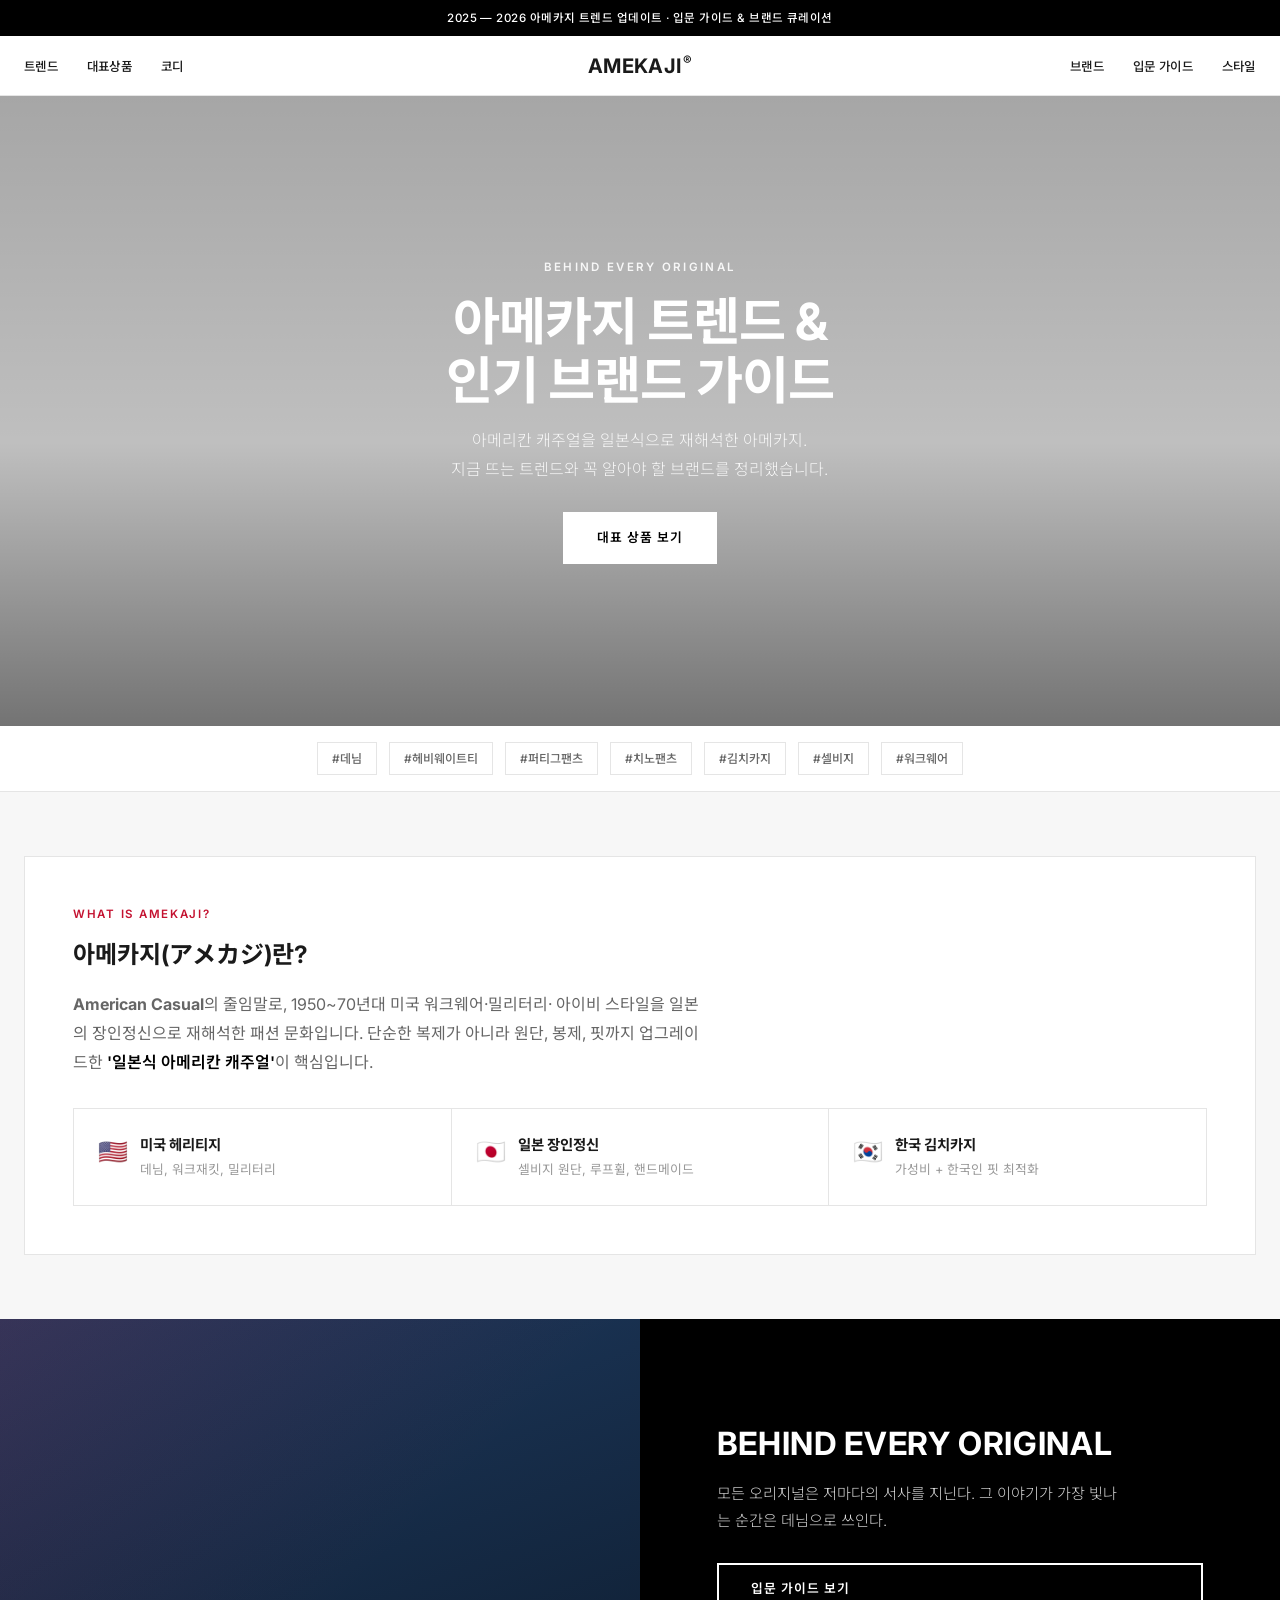
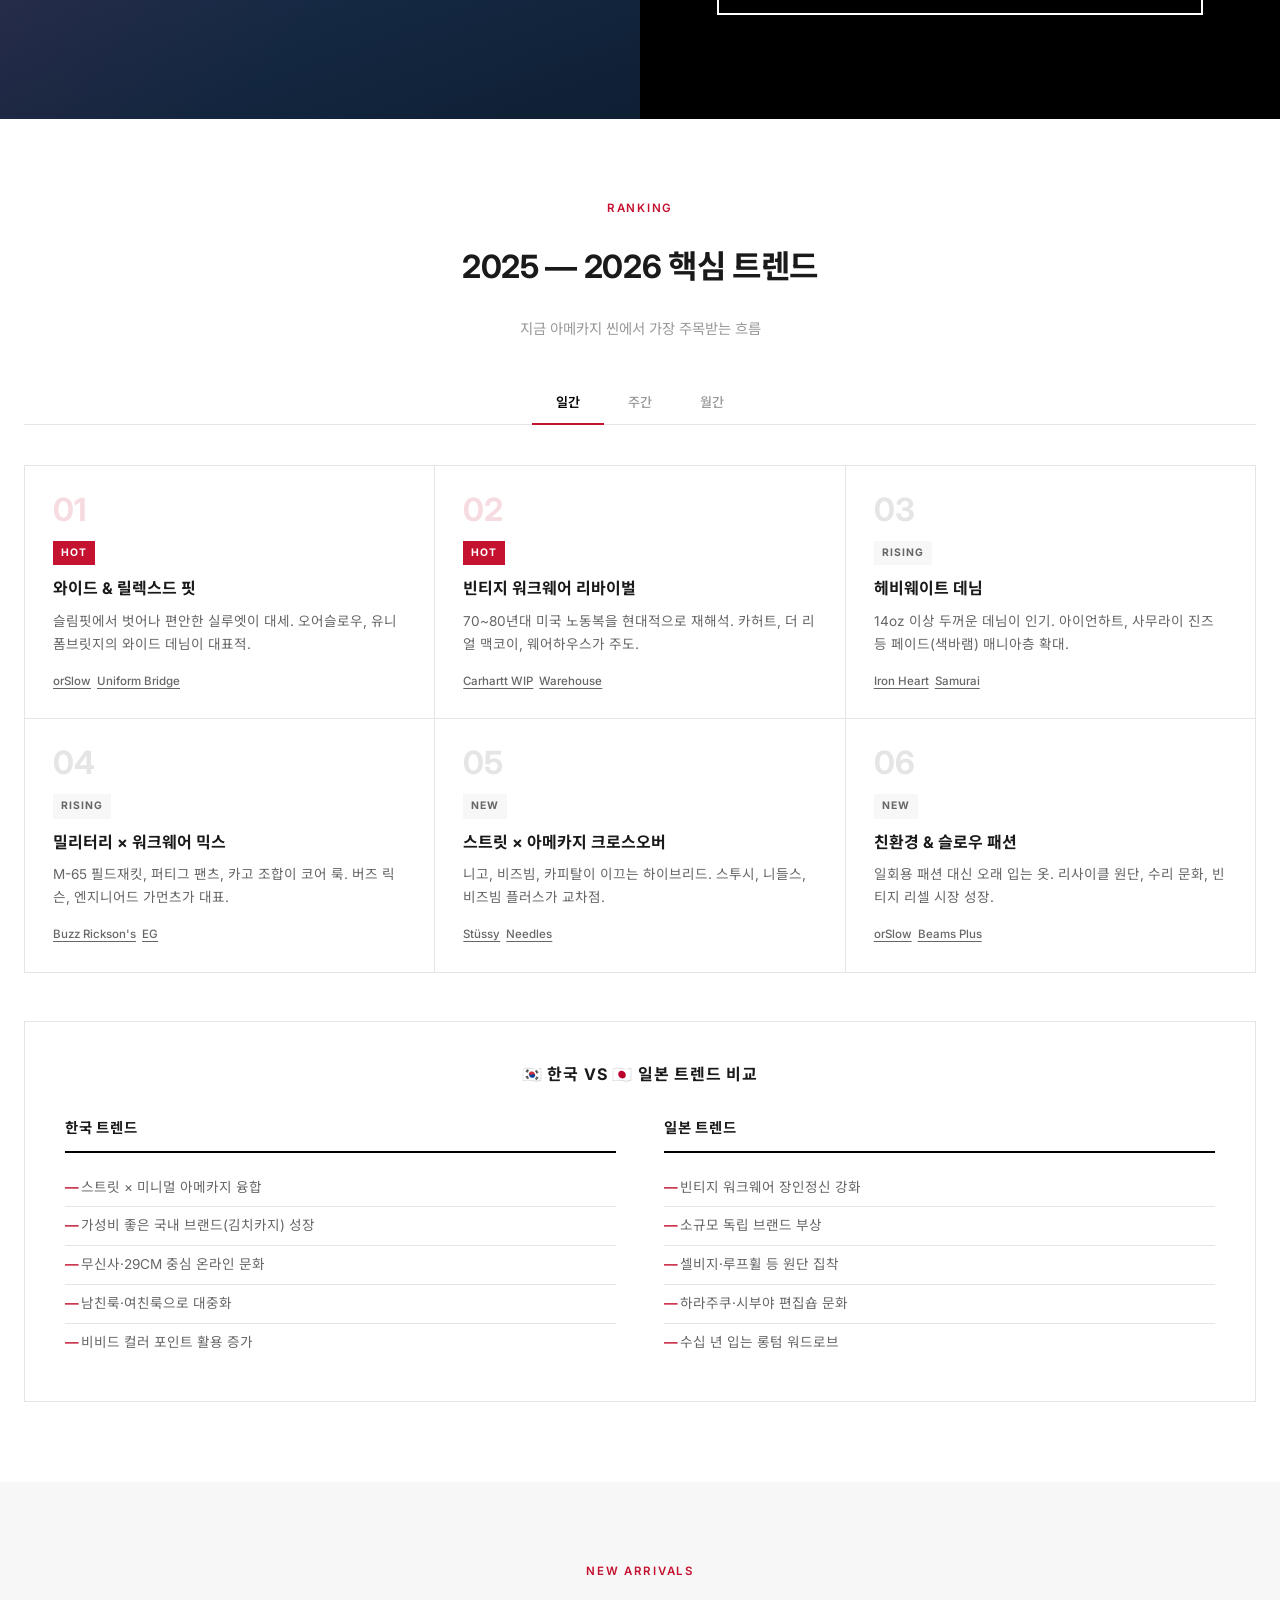
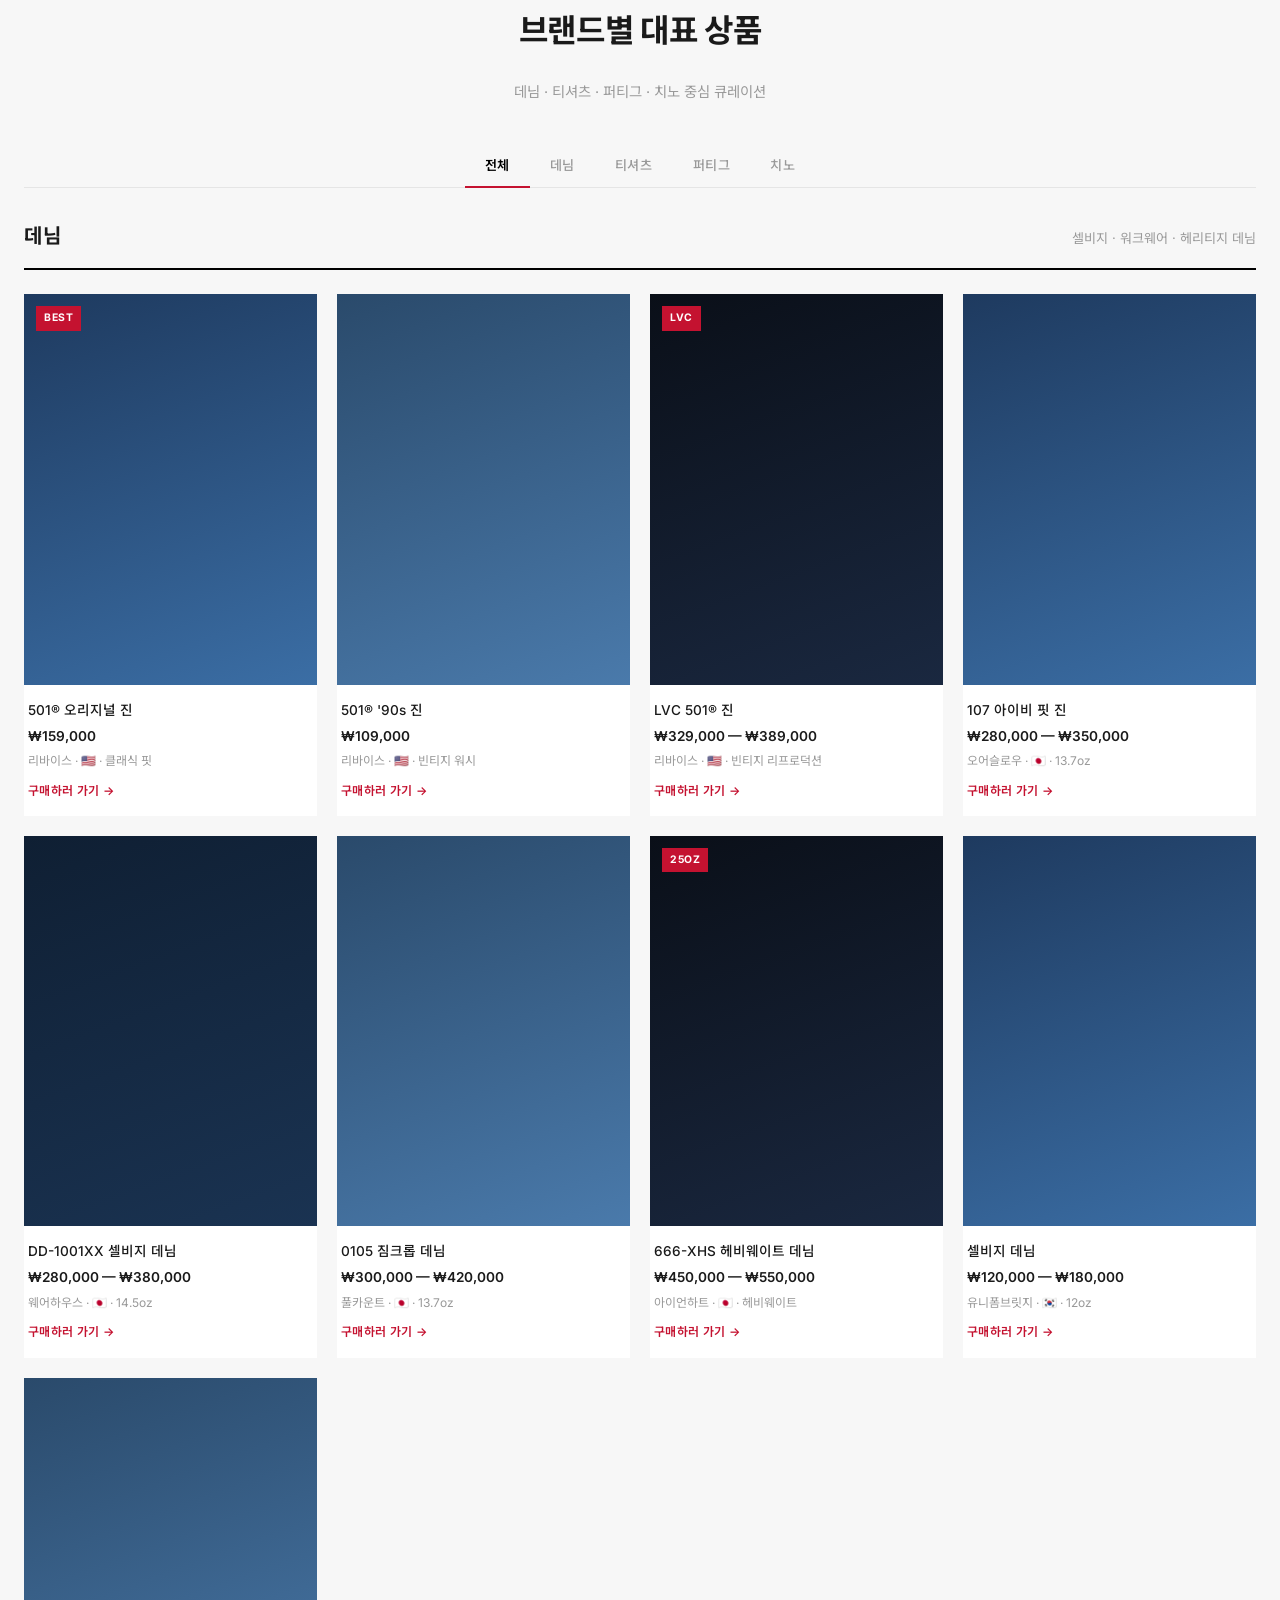
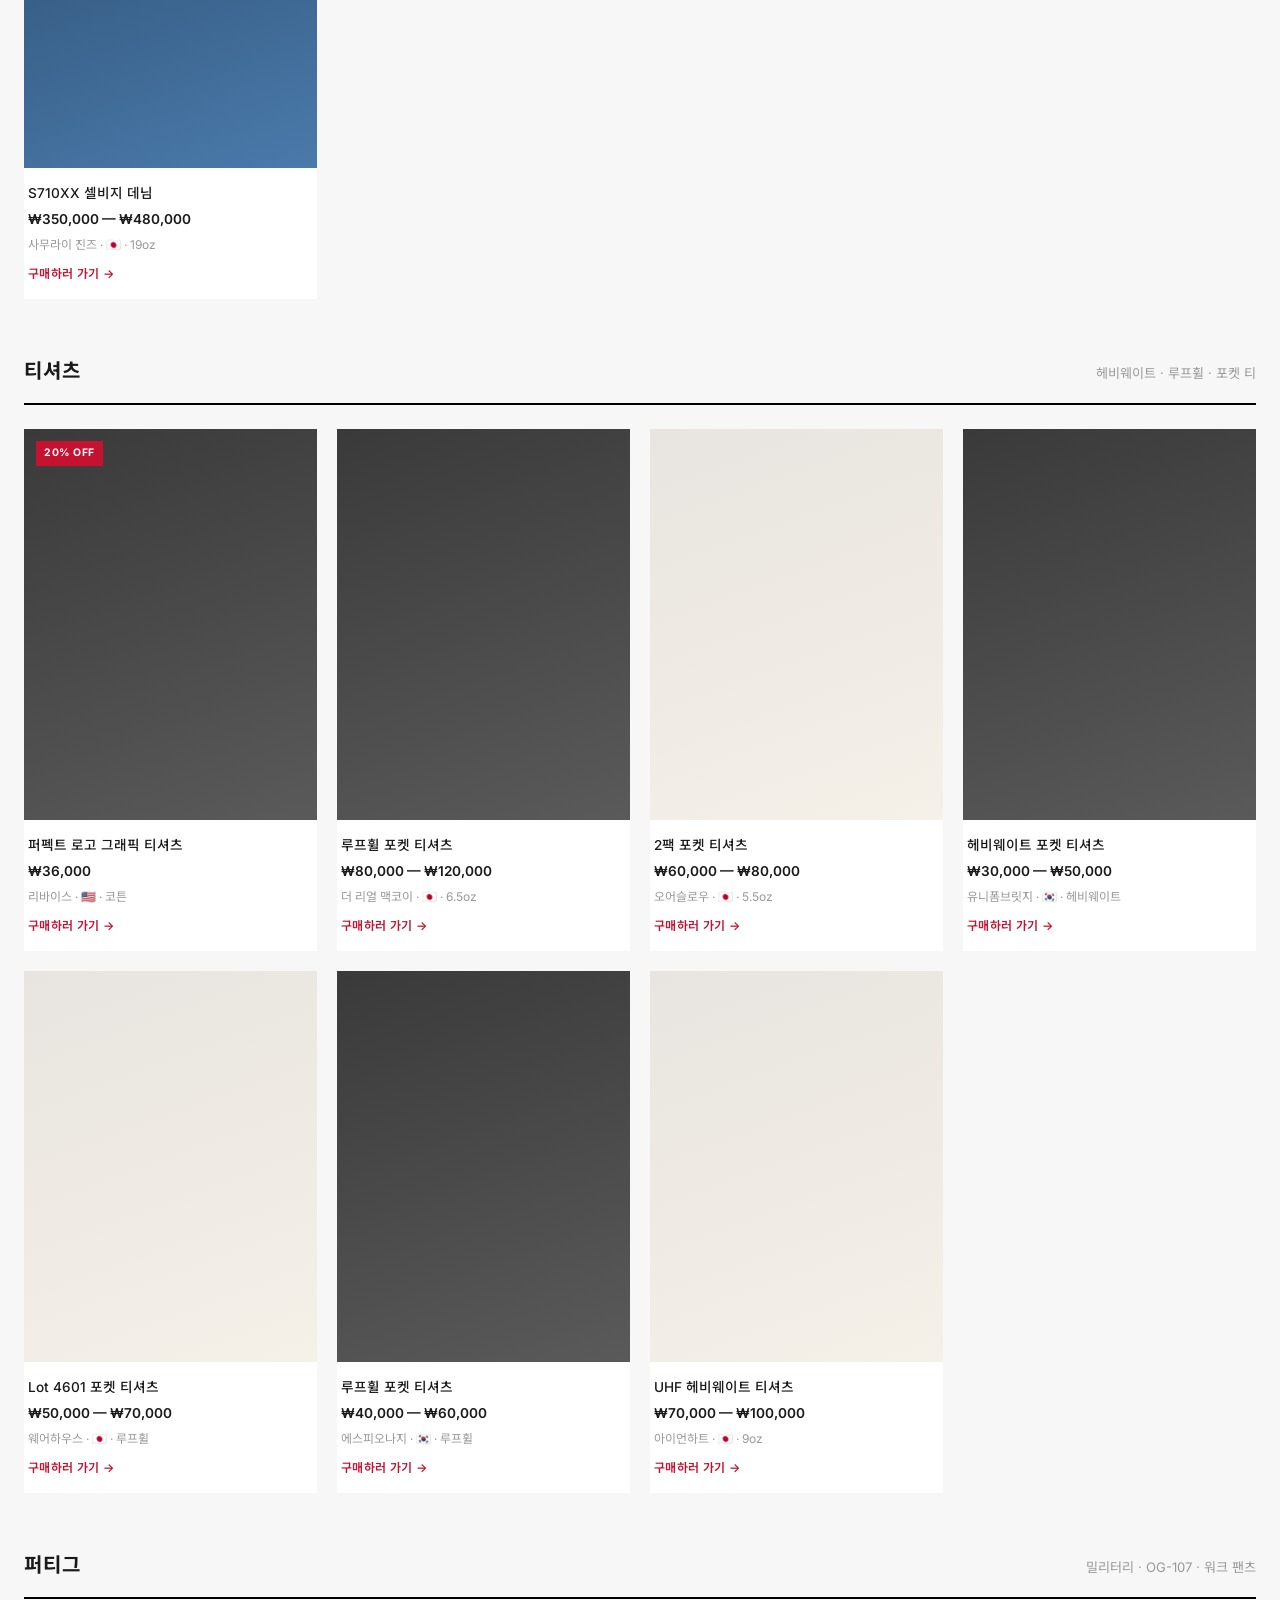
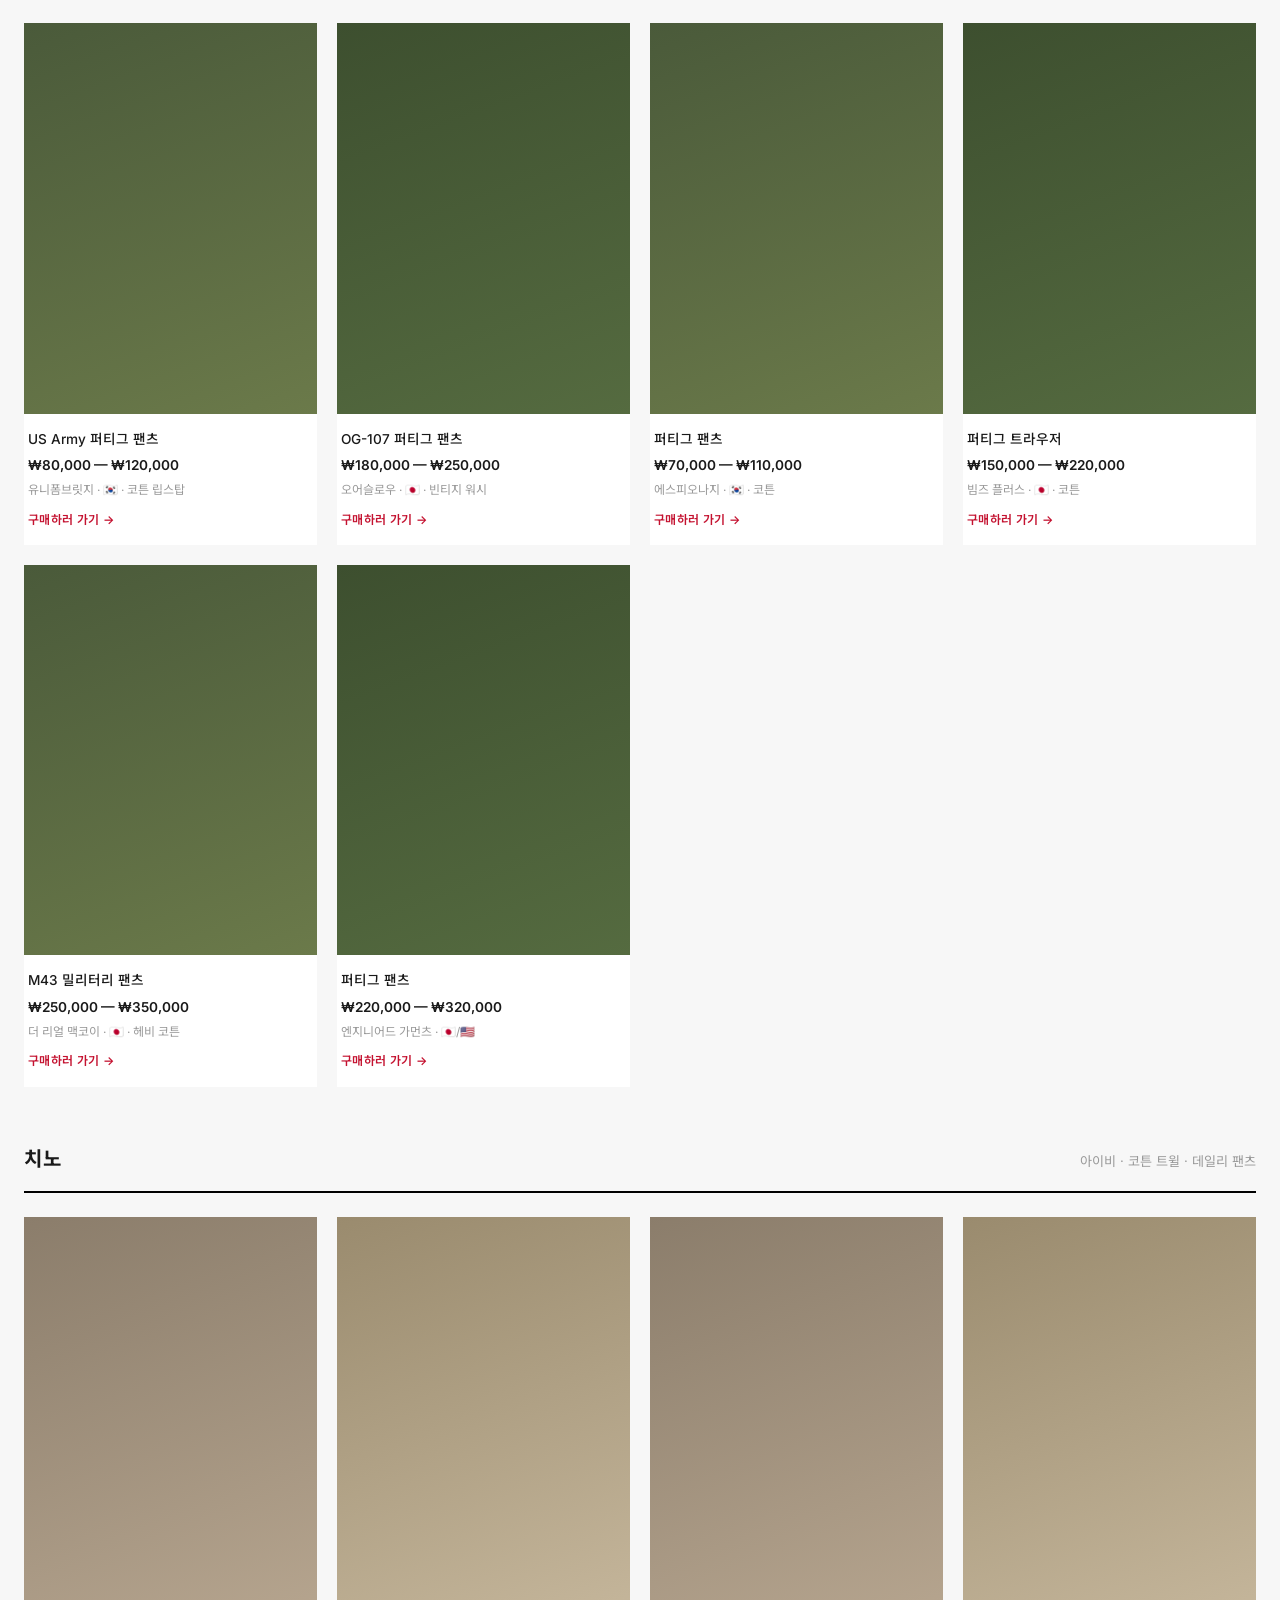
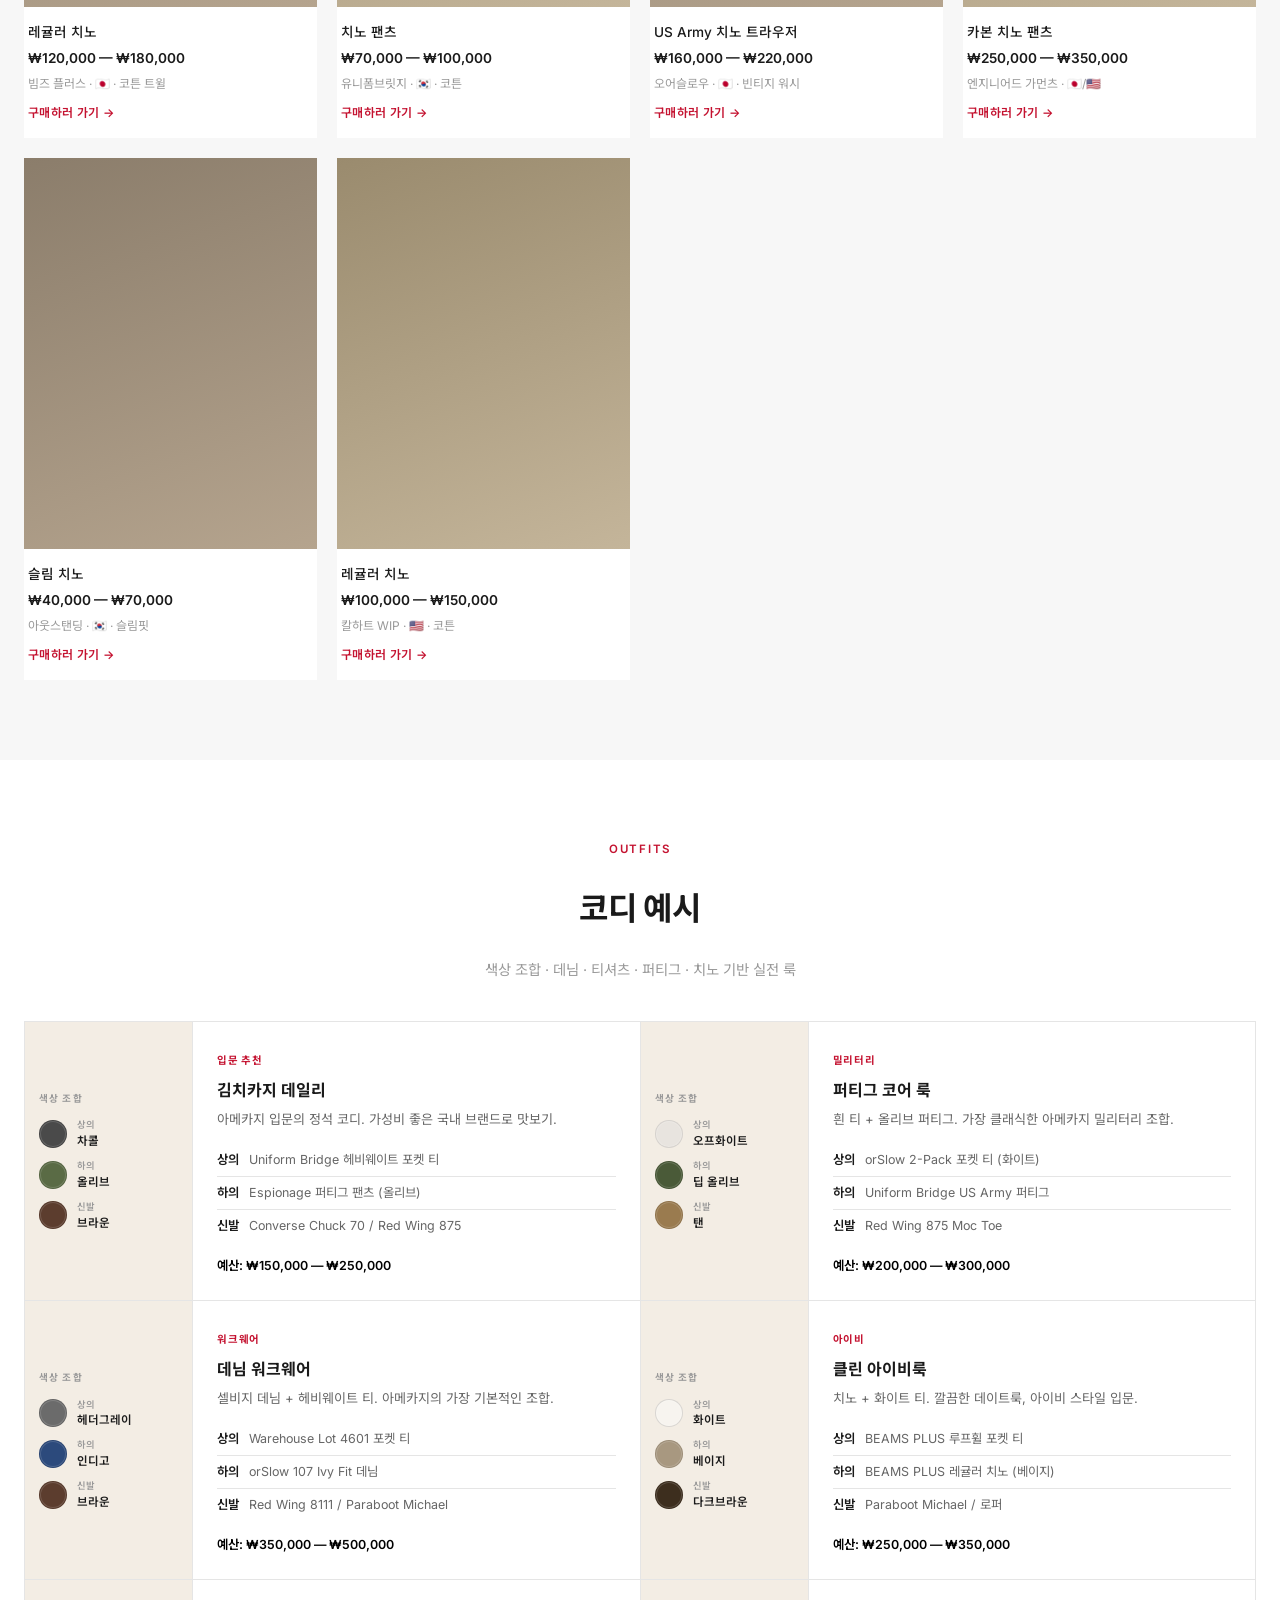
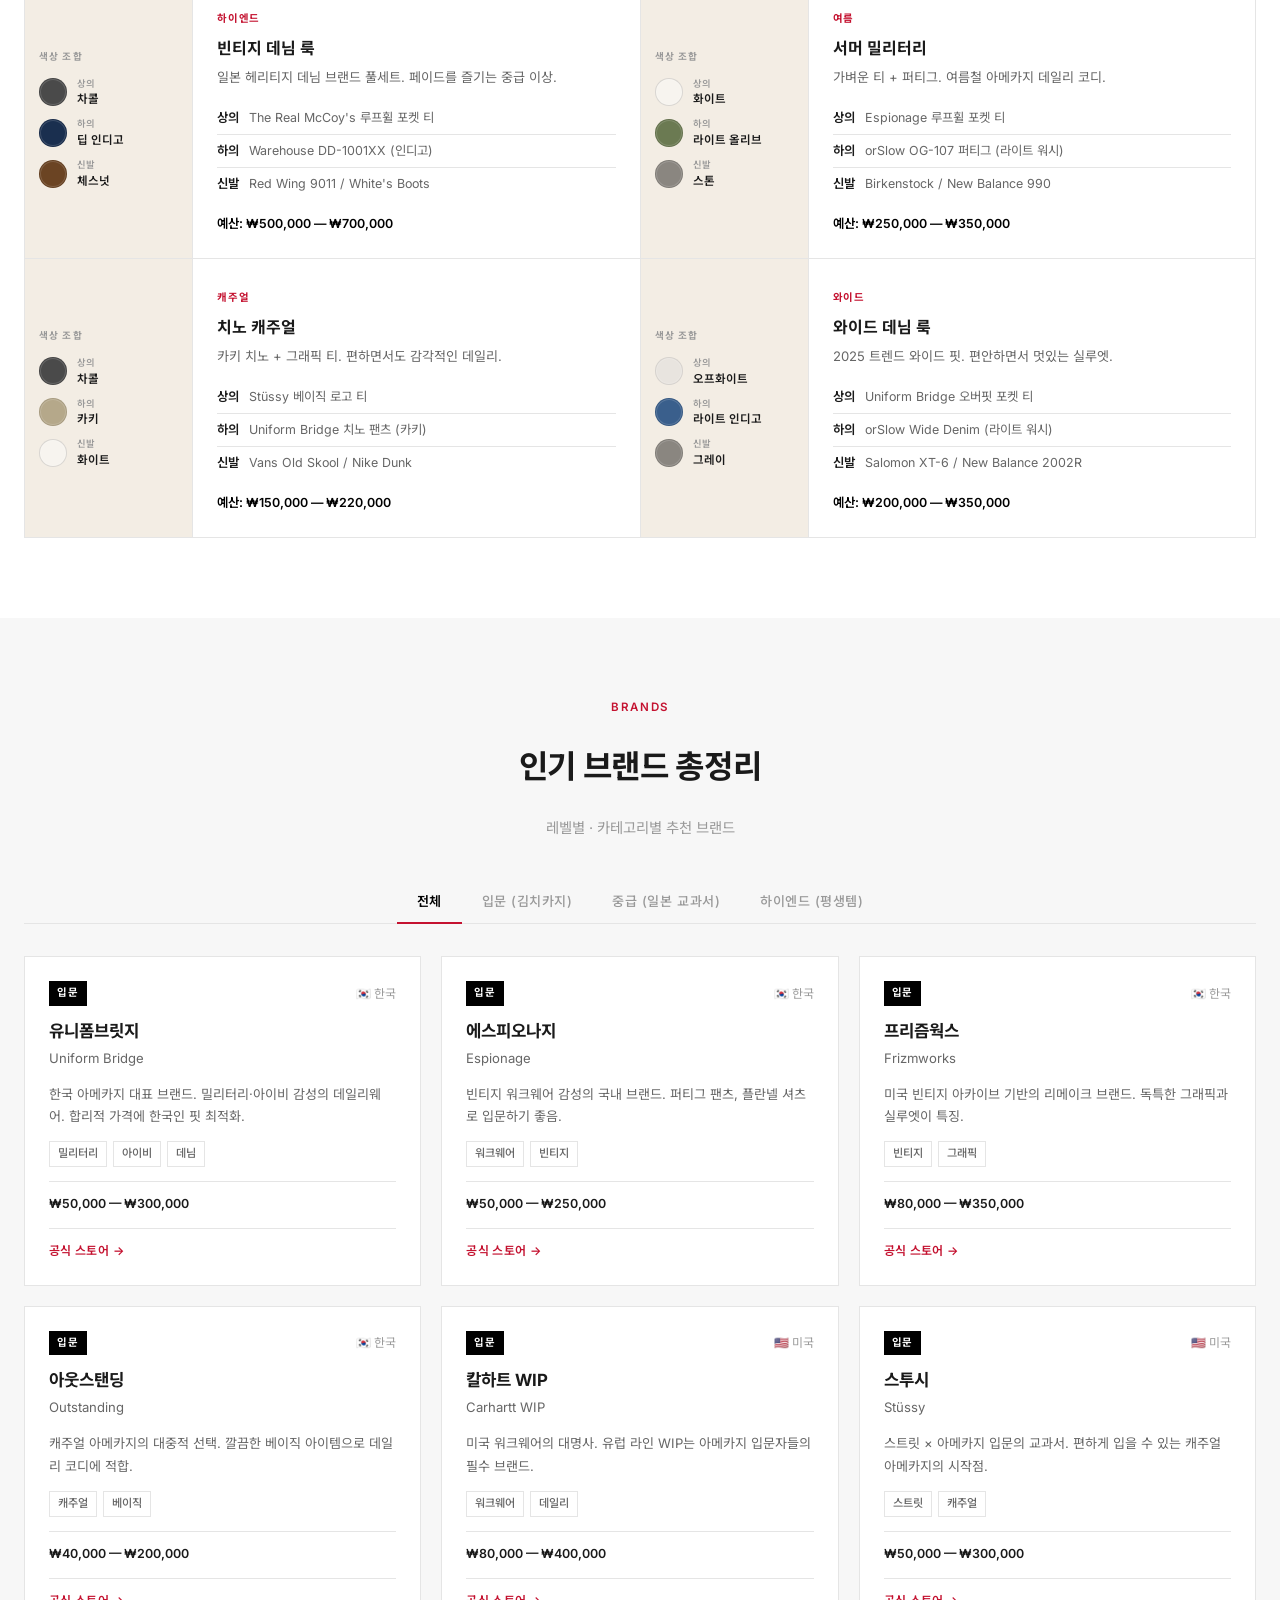
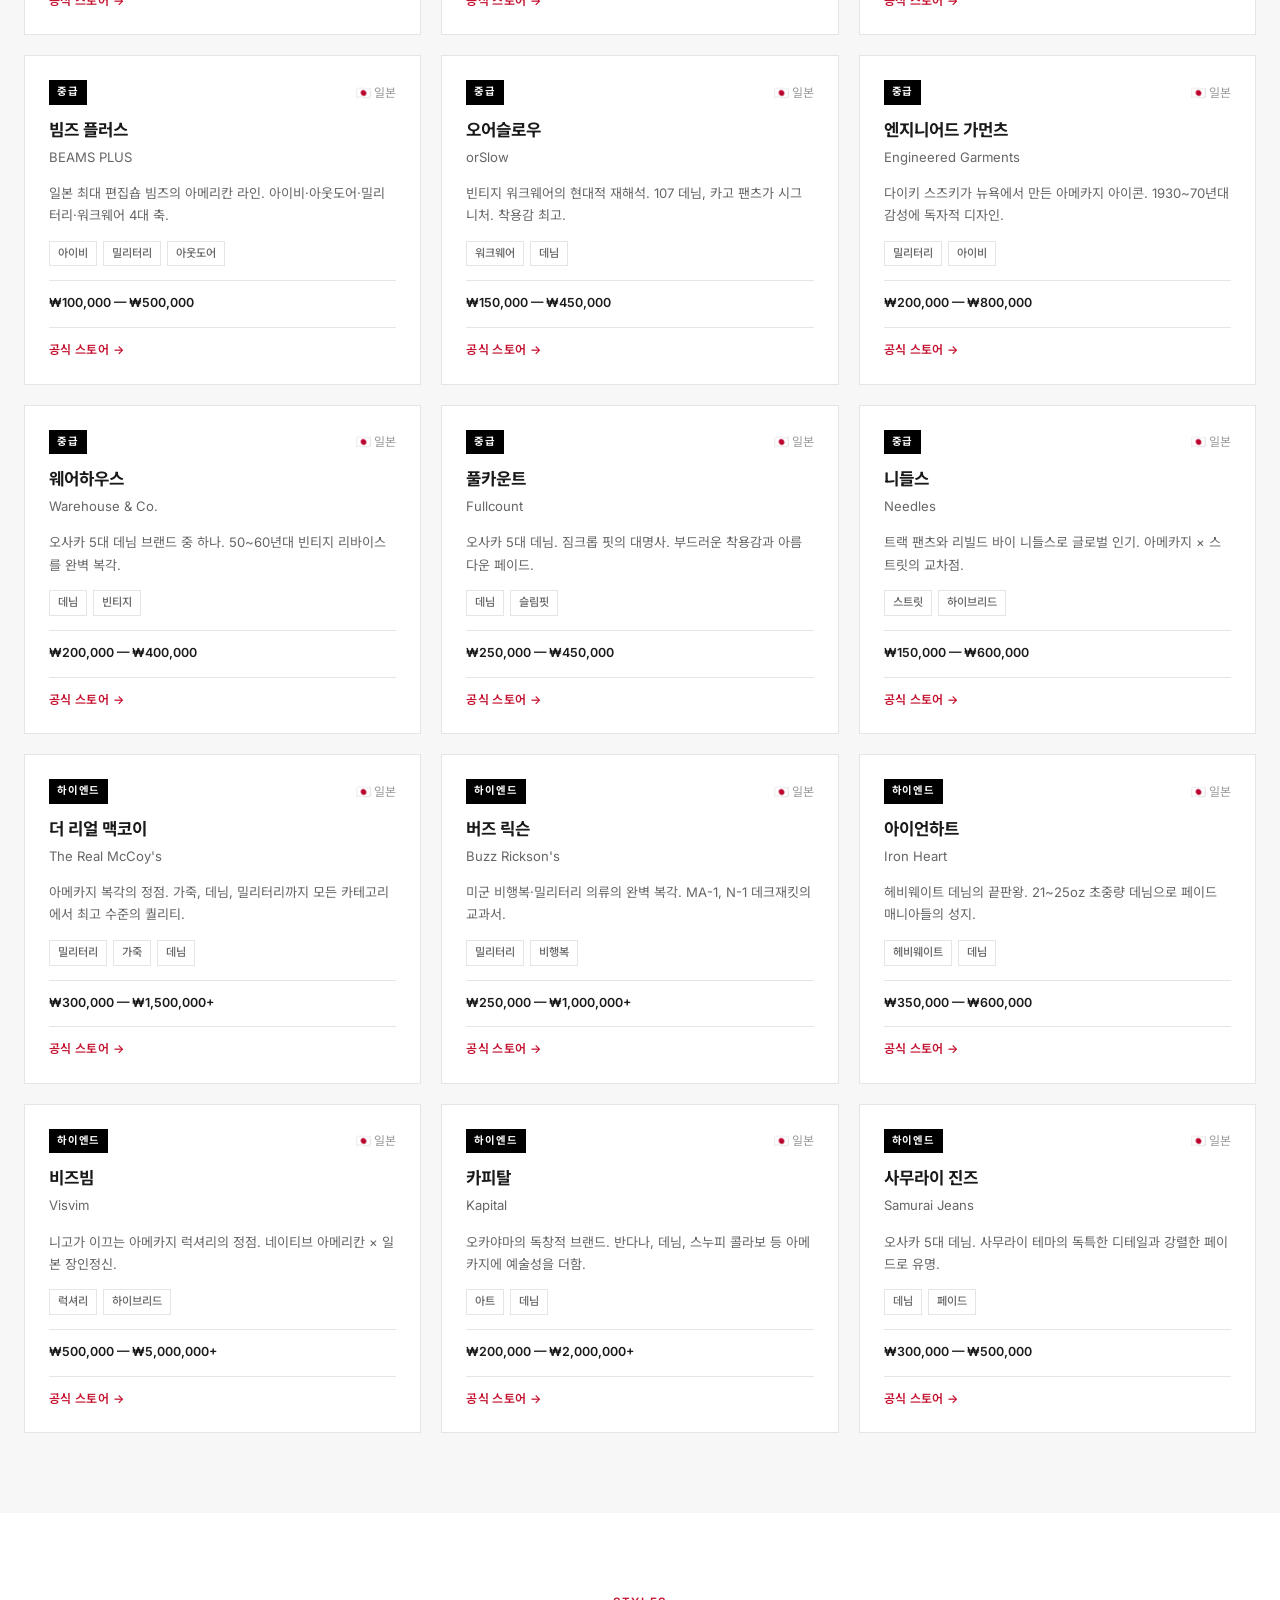
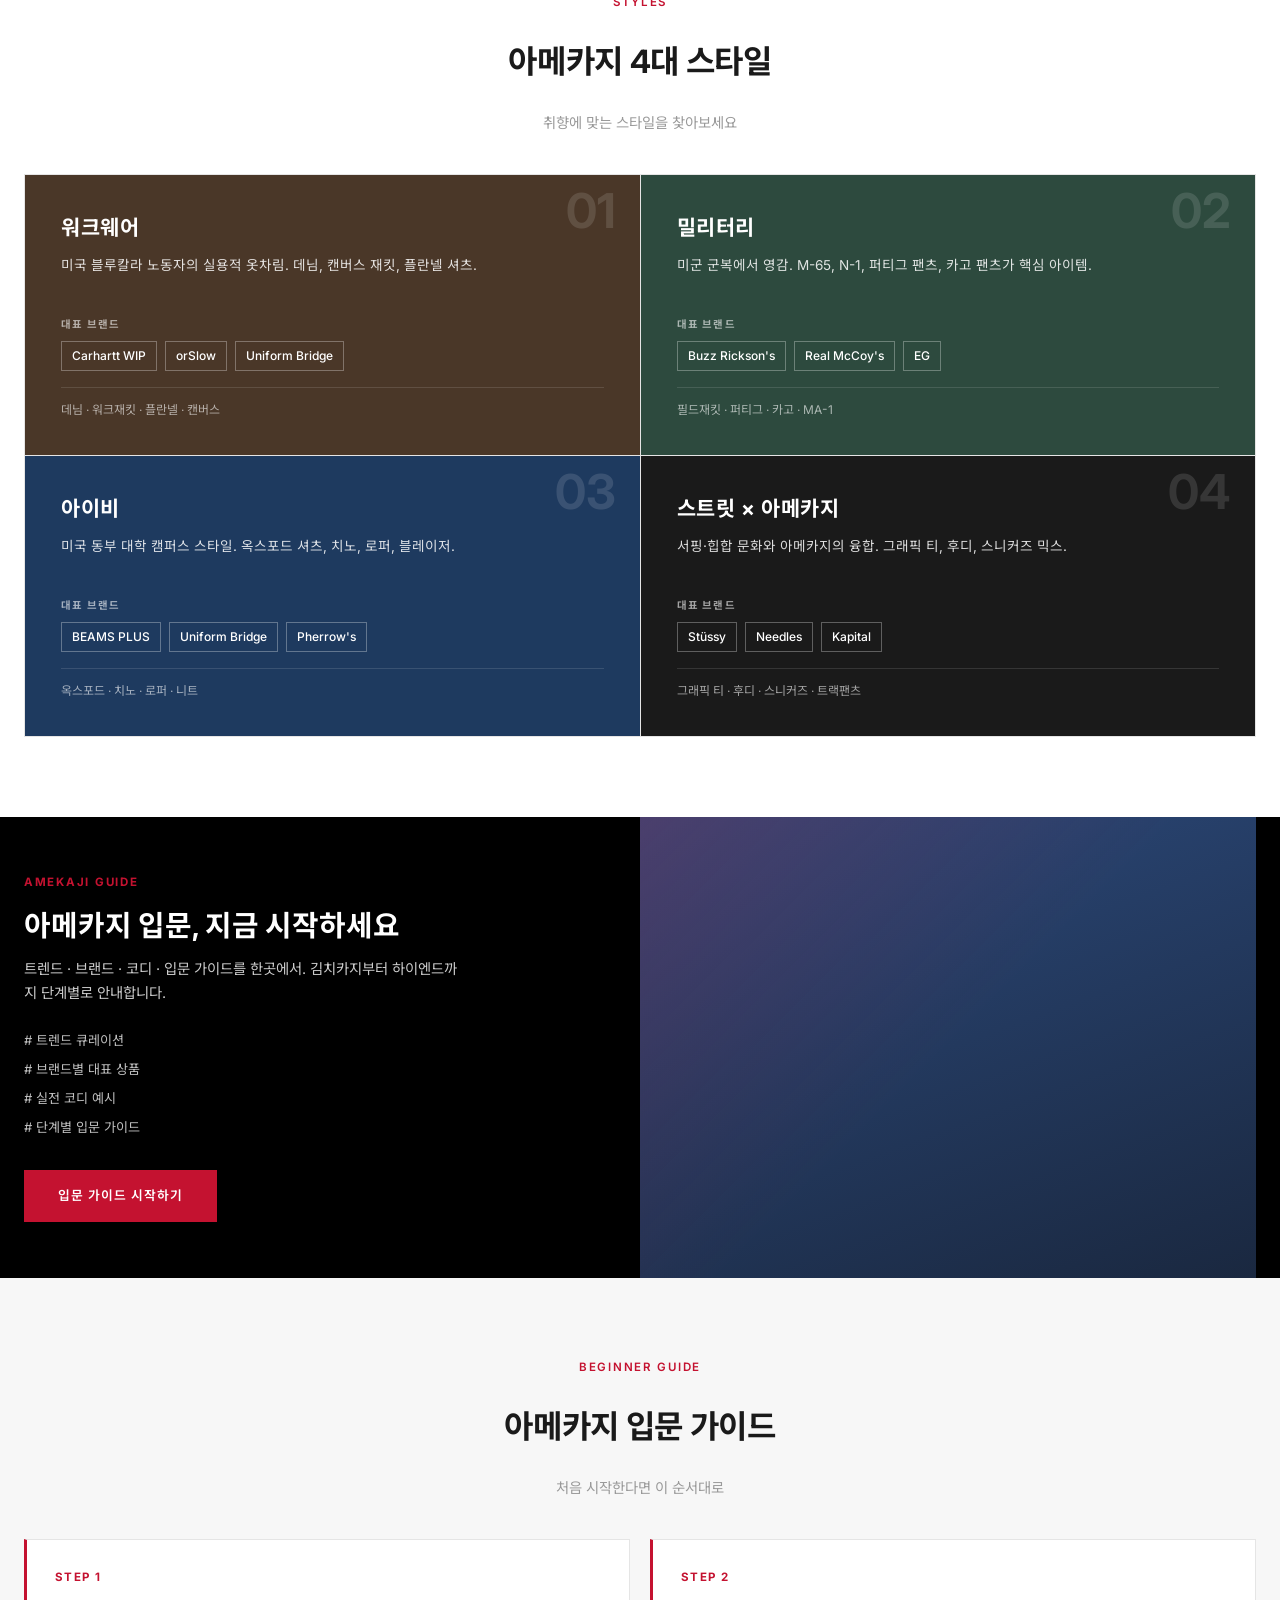
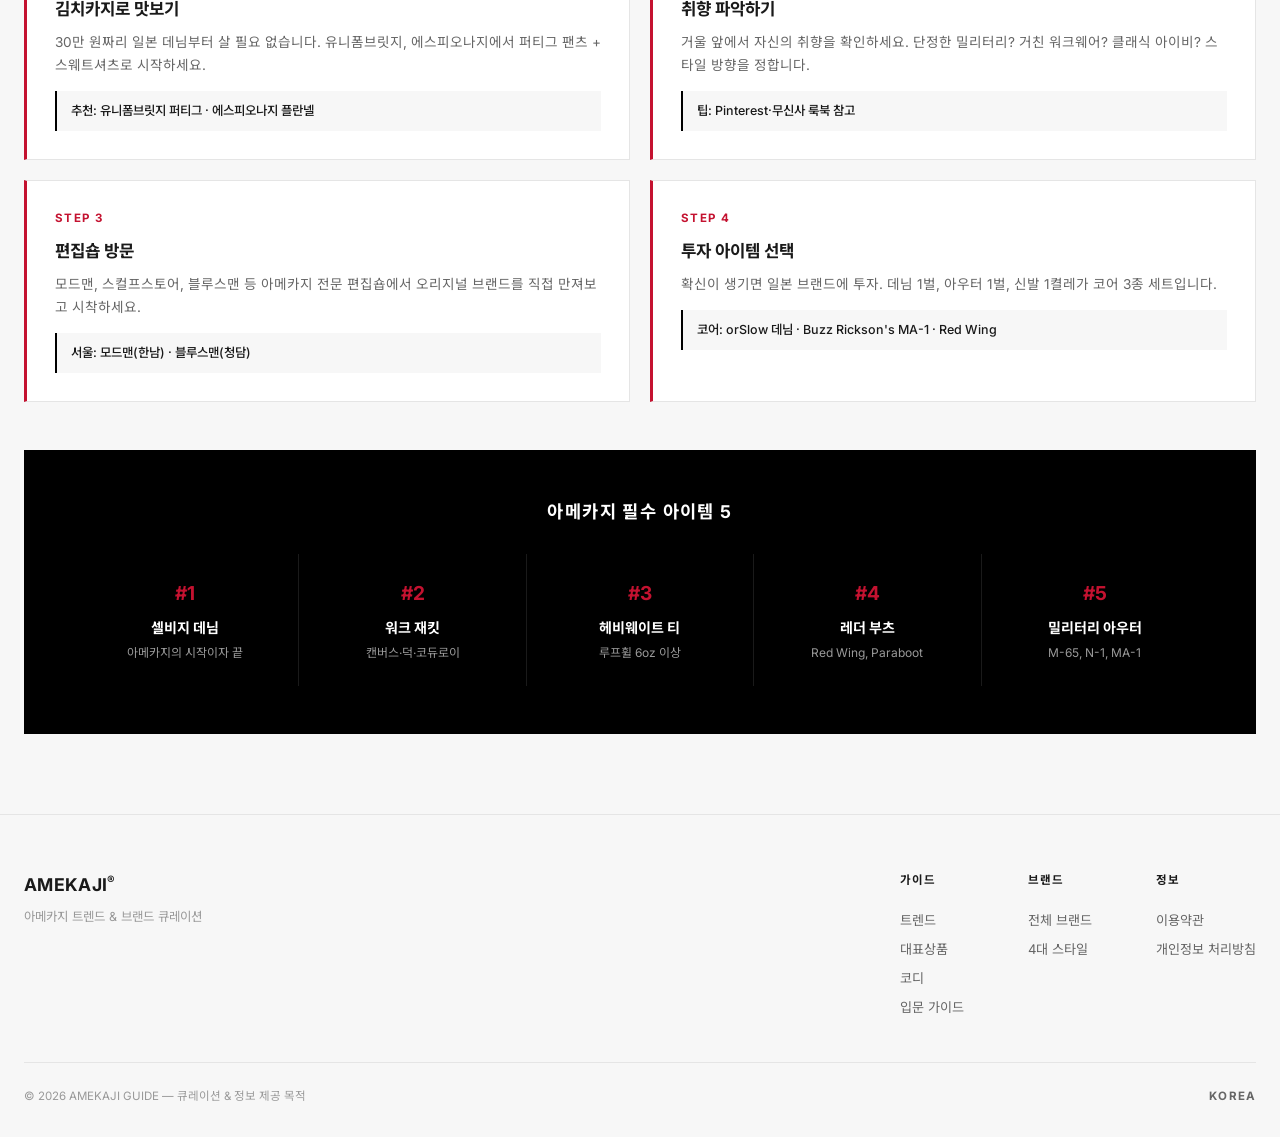
<file: index.html>
<!DOCTYPE html>
<html lang="ko">
<head>
  <meta charset="UTF-8" />
  <meta name="viewport" content="width=device-width, initial-scale=1.0" />
  <title>AMEKAJI GUIDE — 아메카지 트렌드 & 브랜드 큐레이션</title>
  <meta name="description" content="2025-2026 아메카지 트렌드, 인기 브랜드, 스타일 가이드를 한곳에 정리한 큐레이션 사이트" />
  <link rel="preconnect" href="https://fonts.googleapis.com" />
  <link rel="preconnect" href="https://fonts.gstatic.com" crossorigin />
  <link href="https://fonts.googleapis.com/css2?family=Inter:wght@300;400;500;600;700&family=Noto+Sans+KR:wght@300;400;500;700&display=swap" rel="stylesheet" />
  <link rel="stylesheet" href="styles.css" />
</head>
<body>

  <!-- Promo bar (Levi's RED TAB™ style) -->
  <div class="promo-bar">
    <p>2025 — 2026 아메카지 트렌드 업데이트 · 입문 가이드 &amp; 브랜드 큐레이션</p>
  </div>

  <nav class="nav" id="nav">
    <div class="nav__inner">
      <button class="nav__toggle" id="navToggle" aria-label="메뉴">
        <span></span><span></span><span></span>
      </button>
      <ul class="nav__links nav__links--left" id="navLinks">
        <li><a href="#trends">트렌드</a></li>
        <li><a href="#products">대표상품</a></li>
        <li><a href="#outfits">코디</a></li>
        <li class="nav__link--mobile"><a href="#brands">브랜드</a></li>
        <li class="nav__link--mobile"><a href="#guide">입문 가이드</a></li>
        <li class="nav__link--mobile"><a href="#styles">스타일</a></li>
      </ul>
      <a href="#" class="nav__logo">AMEKAJI<span>®</span></a>
      <ul class="nav__links nav__links--right">
        <li><a href="#brands">브랜드</a></li>
        <li><a href="#guide">입문 가이드</a></li>
        <li><a href="#styles">스타일</a></li>
      </ul>
    </div>
  </nav>

  <!-- Hero Banner -->
  <header class="hero">
    <div class="hero__video-wrap" aria-hidden="true">
      <video
        class="hero__video"
        autoplay
        muted
        playsinline
        preload="auto"
        poster="https://levi.co.kr/cdn/shop/files/preview_images/93fc21992fdb457e99e42897bb00a2c8.thumbnail.0000000000_1100x.jpg?v=1773277926"
      >
        <source src="https://levi.co.kr/cdn/shop/videos/c/vp/93fc21992fdb457e99e42897bb00a2c8/93fc21992fdb457e99e42897bb00a2c8.HD-1080p-7.2Mbps-77696827.mp4?v=0" type="video/mp4" />
      </video>
    </div>
    <div class="hero__overlay"></div>
    <div class="hero__content">
      <span class="hero__eyebrow">BEHIND EVERY ORIGINAL</span>
      <h1 class="hero__title">아메카지 트렌드 &amp;<br />인기 브랜드 가이드</h1>
      <p class="hero__desc">
        아메리칸 캐주얼을 일본식으로 재해석한 아메카지.<br />
        지금 뜨는 트렌드와 꼭 알아야 할 브랜드를 정리했습니다.
      </p>
      <a href="#products" class="btn btn--primary">대표 상품 보기</a>
    </div>
  </header>

  <!-- Quick tags -->
  <div class="tag-strip">
    <div class="container tag-strip__inner">
      <span>#데님</span>
      <span>#헤비웨이트티</span>
      <span>#퍼티그팬츠</span>
      <span>#치노팬츠</span>
      <span>#김치카지</span>
      <span>#셀비지</span>
      <span>#워크웨어</span>
    </div>
  </div>

  <!-- What is Amekaji -->
  <section class="section intro">
    <div class="container">
      <div class="intro__card">
        <div class="intro__label">WHAT IS AMEKAJI?</div>
        <h2>아메카지(アメカジ)란?</h2>
        <p>
          <strong>American Casual</strong>의 줄임말로, 1950~70년대 미국 워크웨어·밀리터리·
          아이비 스타일을 일본의 장인정신으로 재해석한 패션 문화입니다.
          단순한 복제가 아니라 원단, 봉제, 핏까지 업그레이드한
          <em>'일본식 아메리칸 캐주얼'</em>이 핵심입니다.
        </p>
        <div class="intro__keywords">
          <div class="keyword">
            <span class="keyword__icon">🇺🇸</span>
            <div>
              <strong>미국 헤리티지</strong>
              <p>데님, 워크재킷, 밀리터리</p>
            </div>
          </div>
          <div class="keyword">
            <span class="keyword__icon">🇯🇵</span>
            <div>
              <strong>일본 장인정신</strong>
              <p>셀비지 원단, 루프휠, 핸드메이드</p>
            </div>
          </div>
          <div class="keyword">
            <span class="keyword__icon">🇰🇷</span>
            <div>
              <strong>한국 김치카지</strong>
              <p>가성비 + 한국인 핏 최적화</p>
            </div>
          </div>
        </div>
      </div>
    </div>
  </section>

  <!-- Editorial Banner -->
  <section class="editorial">
    <div class="editorial__visual"></div>
    <div class="editorial__content">
      <h2>BEHIND EVERY ORIGINAL</h2>
      <p>모든 오리지널은 저마다의 서사를 지닌다. 그 이야기가 가장 빛나는 순간은 데님으로 쓰인다.</p>
      <a href="#guide" class="btn btn--outline">입문 가이드 보기</a>
    </div>
  </section>

  <!-- Trends / Ranking -->
  <section class="section trends" id="trends">
    <div class="container">
      <div class="section__header section__header--center">
        <span class="section__label">RANKING</span>
        <h2 class="section__title">2025 — 2026 핵심 트렌드</h2>
        <p class="section__sub">지금 아메카지 씬에서 가장 주목받는 흐름</p>
      </div>

      <div class="ranking-tabs">
        <button class="ranking-tab ranking-tab--active">일간</button>
        <button class="ranking-tab">주간</button>
        <button class="ranking-tab">월간</button>
      </div>

      <div class="trend-grid">
        <article class="trend-card trend-card--hot">
          <div class="trend-card__rank">01</div>
          <div class="trend-card__badge">HOT</div>
          <h3>와이드 &amp; 릴렉스드 핏</h3>
          <p>슬림핏에서 벗어나 편안한 실루엣이 대세. 오어슬로우, 유니폼브릿지의 와이드 데님이 대표적.</p>
          <div class="trend-card__tags">
            <span>orSlow</span>
            <span>Uniform Bridge</span>
          </div>
        </article>

        <article class="trend-card trend-card--hot">
          <div class="trend-card__rank">02</div>
          <div class="trend-card__badge">HOT</div>
          <h3>빈티지 워크웨어 리바이벌</h3>
          <p>70~80년대 미국 노동복을 현대적으로 재해석. 카허트, 더 리얼 맥코이, 웨어하우스가 주도.</p>
          <div class="trend-card__tags">
            <span>Carhartt WIP</span>
            <span>Warehouse</span>
          </div>
        </article>

        <article class="trend-card">
          <div class="trend-card__rank">03</div>
          <div class="trend-card__badge">RISING</div>
          <h3>헤비웨이트 데님</h3>
          <p>14oz 이상 두꺼운 데님이 인기. 아이언하트, 사무라이 진즈 등 페이드(색바램) 매니아층 확대.</p>
          <div class="trend-card__tags">
            <span>Iron Heart</span>
            <span>Samurai</span>
          </div>
        </article>

        <article class="trend-card">
          <div class="trend-card__rank">04</div>
          <div class="trend-card__badge">RISING</div>
          <h3>밀리터리 × 워크웨어 믹스</h3>
          <p>M-65 필드재킷, 퍼티그 팬츠, 카고 조합이 코어 룩. 버즈 릭슨, 엔지니어드 가먼츠가 대표.</p>
          <div class="trend-card__tags">
            <span>Buzz Rickson's</span>
            <span>EG</span>
          </div>
        </article>

        <article class="trend-card">
          <div class="trend-card__rank">05</div>
          <div class="trend-card__badge">NEW</div>
          <h3>스트릿 × 아메카지 크로스오버</h3>
          <p>니고, 비즈빔, 카피탈이 이끄는 하이브리드. 스투시, 니들스, 비즈빔 플러스가 교차점.</p>
          <div class="trend-card__tags">
            <span>Stüssy</span>
            <span>Needles</span>
          </div>
        </article>

        <article class="trend-card">
          <div class="trend-card__rank">06</div>
          <div class="trend-card__badge">NEW</div>
          <h3>친환경 &amp; 슬로우 패션</h3>
          <p>일회용 패션 대신 오래 입는 옷. 리사이클 원단, 수리 문화, 빈티지 리셀 시장 성장.</p>
          <div class="trend-card__tags">
            <span>orSlow</span>
            <span>Beams Plus</span>
          </div>
        </article>
      </div>

      <div class="compare">
        <h3 class="compare__title">🇰🇷 한국 vs 🇯🇵 일본 트렌드 비교</h3>
        <div class="compare__grid">
          <div class="compare__col">
            <h4>한국 트렌드</h4>
            <ul>
              <li>스트릿 × 미니멀 아메카지 융합</li>
              <li>가성비 좋은 국내 브랜드(김치카지) 성장</li>
              <li>무신사·29CM 중심 온라인 문화</li>
              <li>남친룩·여친룩으로 대중화</li>
              <li>비비드 컬러 포인트 활용 증가</li>
            </ul>
          </div>
          <div class="compare__col">
            <h4>일본 트렌드</h4>
            <ul>
              <li>빈티지 워크웨어 장인정신 강화</li>
              <li>소규모 독립 브랜드 부상</li>
              <li>셀비지·루프휠 등 원단 집착</li>
              <li>하라주쿠·시부야 편집숍 문화</li>
              <li>수십 년 입는 롱텀 워드로브</li>
            </ul>
          </div>
        </div>
      </div>
    </div>
  </section>

  <!-- Representative Products -->
  <section class="section products" id="products">
    <div class="container">
      <div class="section__header section__header--center">
        <span class="section__label">NEW ARRIVALS</span>
        <h2 class="section__title">브랜드별 대표 상품</h2>
        <p class="section__sub">데님 · 티셔츠 · 퍼티그 · 치노 중심 큐레이션</p>
      </div>

      <div class="tabs" id="productTabs">
        <button class="tab tab--active" data-cat="all">전체</button>
        <button class="tab" data-cat="denim">데님</button>
        <button class="tab" data-cat="tee">티셔츠</button>
        <button class="tab" data-cat="fatigue">퍼티그</button>
        <button class="tab" data-cat="chino">치노</button>
      </div>

      <div class="product-categories" id="productCategories">

        <section class="product-category" data-cat="denim">
          <header class="product-category__head">
            <h3 class="product-category__title">데님</h3>
            <p class="product-category__desc">셀비지 · 워크웨어 · 헤리티지 데님</p>
          </header>
          <div class="product-grid">
        <article class="product-card" data-cat="denim">
          <div class="product-card__thumb product-card__thumb--denim">
            <span class="product-card__sale">BEST</span>
          </div>
          <div class="product-card__body">
            <h3>501® 오리지널 진</h3>
            <p class="product-card__price">₩159,000</p>
            <p class="product-card__brand">리바이스 · 🇺🇸 · 클래식 핏</p>
          </div>
        </article>

        <article class="product-card" data-cat="denim">
          <div class="product-card__thumb product-card__thumb--denim-mid">
            <span class="product-card__hover">501® '90s</span>
          </div>
          <div class="product-card__body">
            <h3>501® '90s 진</h3>
            <p class="product-card__price">₩109,000</p>
            <p class="product-card__brand">리바이스 · 🇺🇸 · 빈티지 워시</p>
          </div>
        </article>

        <article class="product-card" data-cat="denim">
          <div class="product-card__thumb product-card__thumb--denim-heavy">
            <span class="product-card__sale">LVC</span>
          </div>
          <div class="product-card__body">
            <h3>LVC 501® 진</h3>
            <p class="product-card__price">₩329,000 — ₩389,000</p>
            <p class="product-card__brand">리바이스 · 🇺🇸 · 빈티지 리프로덕션</p>
          </div>
        </article>

        <article class="product-card" data-cat="denim">
          <div class="product-card__thumb product-card__thumb--denim">
            <span class="product-card__hover">오어슬로우 107</span>
          </div>
          <div class="product-card__body">
            <h3>107 아이비 핏 진</h3>
            <p class="product-card__price">₩280,000 — ₩350,000</p>
            <p class="product-card__brand">오어슬로우 · 🇯🇵 · 13.7oz</p>
          </div>
        </article>

        <article class="product-card" data-cat="denim">
          <div class="product-card__thumb product-card__thumb--denim-dark">
            <span class="product-card__hover">웨어하우스 DD-1001XX</span>
          </div>
          <div class="product-card__body">
            <h3>DD-1001XX 셀비지 데님</h3>
            <p class="product-card__price">₩280,000 — ₩380,000</p>
            <p class="product-card__brand">웨어하우스 · 🇯🇵 · 14.5oz</p>
          </div>
        </article>

        <article class="product-card" data-cat="denim">
          <div class="product-card__thumb product-card__thumb--denim-mid">
            <span class="product-card__hover">풀카운트 0105</span>
          </div>
          <div class="product-card__body">
            <h3>0105 짐크롭 데님</h3>
            <p class="product-card__price">₩300,000 — ₩420,000</p>
            <p class="product-card__brand">풀카운트 · 🇯🇵 · 13.7oz</p>
          </div>
        </article>

        <article class="product-card" data-cat="denim">
          <div class="product-card__thumb product-card__thumb--denim-heavy">
            <span class="product-card__sale">25oz</span>
          </div>
          <div class="product-card__body">
            <h3>666-XHS 헤비웨이트 데님</h3>
            <p class="product-card__price">₩450,000 — ₩550,000</p>
            <p class="product-card__brand">아이언하트 · 🇯🇵 · 헤비웨이트</p>
          </div>
        </article>

        <article class="product-card" data-cat="denim">
          <div class="product-card__thumb product-card__thumb--denim"></div>
          <div class="product-card__body">
            <h3>셀비지 데님</h3>
            <p class="product-card__price">₩120,000 — ₩180,000</p>
            <p class="product-card__brand">유니폼브릿지 · 🇰🇷 · 12oz</p>
          </div>
        </article>

        <article class="product-card" data-cat="denim">
          <div class="product-card__thumb product-card__thumb--denim-mid"></div>
          <div class="product-card__body">
            <h3>S710XX 셀비지 데님</h3>
            <p class="product-card__price">₩350,000 — ₩480,000</p>
            <p class="product-card__brand">사무라이 진즈 · 🇯🇵 · 19oz</p>
          </div>
        </article>

          </div>
        </section>

        <section class="product-category" data-cat="tee">
          <header class="product-category__head">
            <h3 class="product-category__title">티셔츠</h3>
            <p class="product-category__desc">헤비웨이트 · 루프휠 · 포켓 티</p>
          </header>
          <div class="product-grid">

        <!-- TEE -->
        <article class="product-card" data-cat="tee">
          <div class="product-card__thumb product-card__thumb--tee">
            <span class="product-card__sale">20% OFF</span>
          </div>
          <div class="product-card__body">
            <h3>퍼펙트 로고 그래픽 티셔츠</h3>
            <p class="product-card__price">₩36,000</p>
            <p class="product-card__brand">리바이스 · 🇺🇸 · 코튼</p>
          </div>
        </article>

        <article class="product-card" data-cat="tee">
          <div class="product-card__thumb product-card__thumb--tee"></div>
          <div class="product-card__body">
            <h3>루프휠 포켓 티셔츠</h3>
            <p class="product-card__price">₩80,000 — ₩120,000</p>
            <p class="product-card__brand">더 리얼 맥코이 · 🇯🇵 · 6.5oz</p>
          </div>
        </article>

        <article class="product-card" data-cat="tee">
          <div class="product-card__thumb product-card__thumb--tee-white"></div>
          <div class="product-card__body">
            <h3>2팩 포켓 티셔츠</h3>
            <p class="product-card__price">₩60,000 — ₩80,000</p>
            <p class="product-card__brand">오어슬로우 · 🇯🇵 · 5.5oz</p>
          </div>
        </article>

        <article class="product-card" data-cat="tee">
          <div class="product-card__thumb product-card__thumb--tee"></div>
          <div class="product-card__body">
            <h3>헤비웨이트 포켓 티셔츠</h3>
            <p class="product-card__price">₩30,000 — ₩50,000</p>
            <p class="product-card__brand">유니폼브릿지 · 🇰🇷 · 헤비웨이트</p>
          </div>
        </article>

        <article class="product-card" data-cat="tee">
          <div class="product-card__thumb product-card__thumb--tee-white"></div>
          <div class="product-card__body">
            <h3>Lot 4601 포켓 티셔츠</h3>
            <p class="product-card__price">₩50,000 — ₩70,000</p>
            <p class="product-card__brand">웨어하우스 · 🇯🇵 · 루프휠</p>
          </div>
        </article>

        <article class="product-card" data-cat="tee">
          <div class="product-card__thumb product-card__thumb--tee"></div>
          <div class="product-card__body">
            <h3>루프휠 포켓 티셔츠</h3>
            <p class="product-card__price">₩40,000 — ₩60,000</p>
            <p class="product-card__brand">에스피오나지 · 🇰🇷 · 루프휠</p>
          </div>
        </article>

        <article class="product-card" data-cat="tee">
          <div class="product-card__thumb product-card__thumb--tee-white"></div>
          <div class="product-card__body">
            <h3>UHF 헤비웨이트 티셔츠</h3>
            <p class="product-card__price">₩70,000 — ₩100,000</p>
            <p class="product-card__brand">아이언하트 · 🇯🇵 · 9oz</p>
          </div>
        </article>

          </div>
        </section>

        <section class="product-category" data-cat="fatigue">
          <header class="product-category__head">
            <h3 class="product-category__title">퍼티그</h3>
            <p class="product-category__desc">밀리터리 · OG-107 · 워크 팬츠</p>
          </header>
          <div class="product-grid">

        <!-- FATIGUE -->
        <article class="product-card" data-cat="fatigue">
          <div class="product-card__thumb product-card__thumb--fatigue"></div>
          <div class="product-card__body">
            <h3>US Army 퍼티그 팬츠</h3>
            <p class="product-card__price">₩80,000 — ₩120,000</p>
            <p class="product-card__brand">유니폼브릿지 · 🇰🇷 · 코튼 립스탑</p>
          </div>
        </article>

        <article class="product-card" data-cat="fatigue">
          <div class="product-card__thumb product-card__thumb--fatigue-olive"></div>
          <div class="product-card__body">
            <h3>OG-107 퍼티그 팬츠</h3>
            <p class="product-card__price">₩180,000 — ₩250,000</p>
            <p class="product-card__brand">오어슬로우 · 🇯🇵 · 빈티지 워시</p>
          </div>
        </article>

        <article class="product-card" data-cat="fatigue">
          <div class="product-card__thumb product-card__thumb--fatigue"></div>
          <div class="product-card__body">
            <h3>퍼티그 팬츠</h3>
            <p class="product-card__price">₩70,000 — ₩110,000</p>
            <p class="product-card__brand">에스피오나지 · 🇰🇷 · 코튼</p>
          </div>
        </article>

        <article class="product-card" data-cat="fatigue">
          <div class="product-card__thumb product-card__thumb--fatigue-olive"></div>
          <div class="product-card__body">
            <h3>퍼티그 트라우저</h3>
            <p class="product-card__price">₩150,000 — ₩220,000</p>
            <p class="product-card__brand">빔즈 플러스 · 🇯🇵 · 코튼</p>
          </div>
        </article>

        <article class="product-card" data-cat="fatigue">
          <div class="product-card__thumb product-card__thumb--fatigue"></div>
          <div class="product-card__body">
            <h3>M43 밀리터리 팬츠</h3>
            <p class="product-card__price">₩250,000 — ₩350,000</p>
            <p class="product-card__brand">더 리얼 맥코이 · 🇯🇵 · 헤비 코튼</p>
          </div>
        </article>

        <article class="product-card" data-cat="fatigue">
          <div class="product-card__thumb product-card__thumb--fatigue-olive"></div>
          <div class="product-card__body">
            <h3>퍼티그 팬츠</h3>
            <p class="product-card__price">₩220,000 — ₩320,000</p>
            <p class="product-card__brand">엔지니어드 가먼츠 · 🇯🇵/🇺🇸</p>
          </div>
        </article>

          </div>
        </section>

        <section class="product-category" data-cat="chino">
          <header class="product-category__head">
            <h3 class="product-category__title">치노</h3>
            <p class="product-category__desc">아이비 · 코튼 트윌 · 데일리 팬츠</p>
          </header>
          <div class="product-grid">

        <!-- CHINO -->
        <article class="product-card" data-cat="chino">
          <div class="product-card__thumb product-card__thumb--chino"></div>
          <div class="product-card__body">
            <h3>레귤러 치노</h3>
            <p class="product-card__price">₩120,000 — ₩180,000</p>
            <p class="product-card__brand">빔즈 플러스 · 🇯🇵 · 코튼 트윌</p>
          </div>
        </article>

        <article class="product-card" data-cat="chino">
          <div class="product-card__thumb product-card__thumb--chino-khaki"></div>
          <div class="product-card__body">
            <h3>치노 팬츠</h3>
            <p class="product-card__price">₩70,000 — ₩100,000</p>
            <p class="product-card__brand">유니폼브릿지 · 🇰🇷 · 코튼</p>
          </div>
        </article>

        <article class="product-card" data-cat="chino">
          <div class="product-card__thumb product-card__thumb--chino"></div>
          <div class="product-card__body">
            <h3>US Army 치노 트라우저</h3>
            <p class="product-card__price">₩160,000 — ₩220,000</p>
            <p class="product-card__brand">오어슬로우 · 🇯🇵 · 빈티지 워시</p>
          </div>
        </article>

        <article class="product-card" data-cat="chino">
          <div class="product-card__thumb product-card__thumb--chino-khaki"></div>
          <div class="product-card__body">
            <h3>카본 치노 팬츠</h3>
            <p class="product-card__price">₩250,000 — ₩350,000</p>
            <p class="product-card__brand">엔지니어드 가먼츠 · 🇯🇵/🇺🇸</p>
          </div>
        </article>

        <article class="product-card" data-cat="chino">
          <div class="product-card__thumb product-card__thumb--chino"></div>
          <div class="product-card__body">
            <h3>슬림 치노</h3>
            <p class="product-card__price">₩40,000 — ₩70,000</p>
            <p class="product-card__brand">아웃스탠딩 · 🇰🇷 · 슬림핏</p>
          </div>
        </article>

        <article class="product-card" data-cat="chino">
          <div class="product-card__thumb product-card__thumb--chino-khaki"></div>
          <div class="product-card__body">
            <h3>레귤러 치노</h3>
            <p class="product-card__price">₩100,000 — ₩150,000</p>
            <p class="product-card__brand">칼하트 WIP · 🇺🇸 · 코튼</p>
          </div>
        </article>

          </div>
        </section>

      </div>
    </div>
  </section>

  <!-- Outfit Examples -->
  <section class="section outfits" id="outfits">
    <div class="container">
      <div class="section__header section__header--center">
        <span class="section__label">OUTFITS</span>
        <h2 class="section__title">코디 예시</h2>
        <p class="section__sub">색상 조합 · 데님 · 티셔츠 · 퍼티그 · 치노 기반 실전 룩</p>
      </div>

      <div class="outfit-grid">

        <article class="outfit-card">
          <div class="outfit-card__palette">
            <p class="outfit-card__palette-title">색상 조합</p>
            <ul class="outfit-swatches">
              <li class="outfit-swatch"><span class="outfit-swatch__chip outfit-swatch__chip--charcoal"></span><span class="outfit-swatch__meta"><span class="outfit-swatch__role">상의</span><span class="outfit-swatch__name">차콜</span></span></li>
              <li class="outfit-swatch"><span class="outfit-swatch__chip outfit-swatch__chip--olive"></span><span class="outfit-swatch__meta"><span class="outfit-swatch__role">하의</span><span class="outfit-swatch__name">올리브</span></span></li>
              <li class="outfit-swatch"><span class="outfit-swatch__chip outfit-swatch__chip--brown"></span><span class="outfit-swatch__meta"><span class="outfit-swatch__role">신발</span><span class="outfit-swatch__name">브라운</span></span></li>
            </ul>
          </div>
          <div class="outfit-card__body">
            <span class="outfit-card__tag">입문 추천</span>
            <h3>김치카지 데일리</h3>
            <p>아메카지 입문의 정석 코디. 가성비 좋은 국내 브랜드로 맛보기.</p>
            <ul class="outfit-card__items">
              <li><strong>상의</strong> Uniform Bridge 헤비웨이트 포켓 티</li>
              <li><strong>하의</strong> Espionage 퍼티그 팬츠 (올리브)</li>
              <li><strong>신발</strong> Converse Chuck 70 / Red Wing 875</li>
            </ul>
            <div class="outfit-card__budget">예산: ₩150,000 — ₩250,000</div>
          </div>
        </article>

        <article class="outfit-card">
          <div class="outfit-card__palette">
            <p class="outfit-card__palette-title">색상 조합</p>
            <ul class="outfit-swatches">
              <li class="outfit-swatch"><span class="outfit-swatch__chip outfit-swatch__chip--offwhite"></span><span class="outfit-swatch__meta"><span class="outfit-swatch__role">상의</span><span class="outfit-swatch__name">오프화이트</span></span></li>
              <li class="outfit-swatch"><span class="outfit-swatch__chip outfit-swatch__chip--olive-deep"></span><span class="outfit-swatch__meta"><span class="outfit-swatch__role">하의</span><span class="outfit-swatch__name">딥 올리브</span></span></li>
              <li class="outfit-swatch"><span class="outfit-swatch__chip outfit-swatch__chip--tan"></span><span class="outfit-swatch__meta"><span class="outfit-swatch__role">신발</span><span class="outfit-swatch__name">탠</span></span></li>
            </ul>
          </div>
          <div class="outfit-card__body">
            <span class="outfit-card__tag">밀리터리</span>
            <h3>퍼티그 코어 룩</h3>
            <p>흰 티 + 올리브 퍼티그. 가장 클래식한 아메카지 밀리터리 조합.</p>
            <ul class="outfit-card__items">
              <li><strong>상의</strong> orSlow 2-Pack 포켓 티 (화이트)</li>
              <li><strong>하의</strong> Uniform Bridge US Army 퍼티그</li>
              <li><strong>신발</strong> Red Wing 875 Moc Toe</li>
            </ul>
            <div class="outfit-card__budget">예산: ₩200,000 — ₩300,000</div>
          </div>
        </article>

        <article class="outfit-card">
          <div class="outfit-card__palette">
            <p class="outfit-card__palette-title">색상 조합</p>
            <ul class="outfit-swatches">
              <li class="outfit-swatch"><span class="outfit-swatch__chip outfit-swatch__chip--heather"></span><span class="outfit-swatch__meta"><span class="outfit-swatch__role">상의</span><span class="outfit-swatch__name">헤더그레이</span></span></li>
              <li class="outfit-swatch"><span class="outfit-swatch__chip outfit-swatch__chip--indigo"></span><span class="outfit-swatch__meta"><span class="outfit-swatch__role">하의</span><span class="outfit-swatch__name">인디고</span></span></li>
              <li class="outfit-swatch"><span class="outfit-swatch__chip outfit-swatch__chip--brown"></span><span class="outfit-swatch__meta"><span class="outfit-swatch__role">신발</span><span class="outfit-swatch__name">브라운</span></span></li>
            </ul>
          </div>
          <div class="outfit-card__body">
            <span class="outfit-card__tag">워크웨어</span>
            <h3>데님 워크웨어</h3>
            <p>셀비지 데님 + 헤비웨이트 티. 아메카지의 가장 기본적인 조합.</p>
            <ul class="outfit-card__items">
              <li><strong>상의</strong> Warehouse Lot 4601 포켓 티</li>
              <li><strong>하의</strong> orSlow 107 Ivy Fit 데님</li>
              <li><strong>신발</strong> Red Wing 8111 / Paraboot Michael</li>
            </ul>
            <div class="outfit-card__budget">예산: ₩350,000 — ₩500,000</div>
          </div>
        </article>

        <article class="outfit-card">
          <div class="outfit-card__palette">
            <p class="outfit-card__palette-title">색상 조합</p>
            <ul class="outfit-swatches">
              <li class="outfit-swatch"><span class="outfit-swatch__chip outfit-swatch__chip--white"></span><span class="outfit-swatch__meta"><span class="outfit-swatch__role">상의</span><span class="outfit-swatch__name">화이트</span></span></li>
              <li class="outfit-swatch"><span class="outfit-swatch__chip outfit-swatch__chip--beige"></span><span class="outfit-swatch__meta"><span class="outfit-swatch__role">하의</span><span class="outfit-swatch__name">베이지</span></span></li>
              <li class="outfit-swatch"><span class="outfit-swatch__chip outfit-swatch__chip--darkbrown"></span><span class="outfit-swatch__meta"><span class="outfit-swatch__role">신발</span><span class="outfit-swatch__name">다크브라운</span></span></li>
            </ul>
          </div>
          <div class="outfit-card__body">
            <span class="outfit-card__tag">아이비</span>
            <h3>클린 아이비룩</h3>
            <p>치노 + 화이트 티. 깔끔한 데이트룩, 아이비 스타일 입문.</p>
            <ul class="outfit-card__items">
              <li><strong>상의</strong> BEAMS PLUS 루프휠 포켓 티</li>
              <li><strong>하의</strong> BEAMS PLUS 레귤러 치노 (베이지)</li>
              <li><strong>신발</strong> Paraboot Michael / 로퍼</li>
            </ul>
            <div class="outfit-card__budget">예산: ₩250,000 — ₩350,000</div>
          </div>
        </article>

        <article class="outfit-card">
          <div class="outfit-card__palette">
            <p class="outfit-card__palette-title">색상 조합</p>
            <ul class="outfit-swatches">
              <li class="outfit-swatch"><span class="outfit-swatch__chip outfit-swatch__chip--charcoal"></span><span class="outfit-swatch__meta"><span class="outfit-swatch__role">상의</span><span class="outfit-swatch__name">차콜</span></span></li>
              <li class="outfit-swatch"><span class="outfit-swatch__chip outfit-swatch__chip--indigo-deep"></span><span class="outfit-swatch__meta"><span class="outfit-swatch__role">하의</span><span class="outfit-swatch__name">딥 인디고</span></span></li>
              <li class="outfit-swatch"><span class="outfit-swatch__chip outfit-swatch__chip--chestnut"></span><span class="outfit-swatch__meta"><span class="outfit-swatch__role">신발</span><span class="outfit-swatch__name">체스넛</span></span></li>
            </ul>
          </div>
          <div class="outfit-card__body">
            <span class="outfit-card__tag">하이엔드</span>
            <h3>빈티지 데님 룩</h3>
            <p>일본 헤리티지 데님 브랜드 풀세트. 페이드를 즐기는 중급 이상.</p>
            <ul class="outfit-card__items">
              <li><strong>상의</strong> The Real McCoy's 루프휠 포켓 티</li>
              <li><strong>하의</strong> Warehouse DD-1001XX (인디고)</li>
              <li><strong>신발</strong> Red Wing 9011 / White's Boots</li>
            </ul>
            <div class="outfit-card__budget">예산: ₩500,000 — ₩700,000</div>
          </div>
        </article>

        <article class="outfit-card">
          <div class="outfit-card__palette">
            <p class="outfit-card__palette-title">색상 조합</p>
            <ul class="outfit-swatches">
              <li class="outfit-swatch"><span class="outfit-swatch__chip outfit-swatch__chip--white"></span><span class="outfit-swatch__meta"><span class="outfit-swatch__role">상의</span><span class="outfit-swatch__name">화이트</span></span></li>
              <li class="outfit-swatch"><span class="outfit-swatch__chip outfit-swatch__chip--olive-light"></span><span class="outfit-swatch__meta"><span class="outfit-swatch__role">하의</span><span class="outfit-swatch__name">라이트 올리브</span></span></li>
              <li class="outfit-swatch"><span class="outfit-swatch__chip outfit-swatch__chip--stone"></span><span class="outfit-swatch__meta"><span class="outfit-swatch__role">신발</span><span class="outfit-swatch__name">스톤</span></span></li>
            </ul>
          </div>
          <div class="outfit-card__body">
            <span class="outfit-card__tag">여름</span>
            <h3>서머 밀리터리</h3>
            <p>가벼운 티 + 퍼티그. 여름철 아메카지 데일리 코디.</p>
            <ul class="outfit-card__items">
              <li><strong>상의</strong> Espionage 루프휠 포켓 티</li>
              <li><strong>하의</strong> orSlow OG-107 퍼티그 (라이트 워시)</li>
              <li><strong>신발</strong> Birkenstock / New Balance 990</li>
            </ul>
            <div class="outfit-card__budget">예산: ₩250,000 — ₩350,000</div>
          </div>
        </article>

        <article class="outfit-card">
          <div class="outfit-card__palette">
            <p class="outfit-card__palette-title">색상 조합</p>
            <ul class="outfit-swatches">
              <li class="outfit-swatch"><span class="outfit-swatch__chip outfit-swatch__chip--charcoal"></span><span class="outfit-swatch__meta"><span class="outfit-swatch__role">상의</span><span class="outfit-swatch__name">차콜</span></span></li>
              <li class="outfit-swatch"><span class="outfit-swatch__chip outfit-swatch__chip--khaki"></span><span class="outfit-swatch__meta"><span class="outfit-swatch__role">하의</span><span class="outfit-swatch__name">카키</span></span></li>
              <li class="outfit-swatch"><span class="outfit-swatch__chip outfit-swatch__chip--white"></span><span class="outfit-swatch__meta"><span class="outfit-swatch__role">신발</span><span class="outfit-swatch__name">화이트</span></span></li>
            </ul>
          </div>
          <div class="outfit-card__body">
            <span class="outfit-card__tag">캐주얼</span>
            <h3>치노 캐주얼</h3>
            <p>카키 치노 + 그래픽 티. 편하면서도 감각적인 데일리.</p>
            <ul class="outfit-card__items">
              <li><strong>상의</strong> Stüssy 베이직 로고 티</li>
              <li><strong>하의</strong> Uniform Bridge 치노 팬츠 (카키)</li>
              <li><strong>신발</strong> Vans Old Skool / Nike Dunk</li>
            </ul>
            <div class="outfit-card__budget">예산: ₩150,000 — ₩220,000</div>
          </div>
        </article>

        <article class="outfit-card">
          <div class="outfit-card__palette">
            <p class="outfit-card__palette-title">색상 조합</p>
            <ul class="outfit-swatches">
              <li class="outfit-swatch"><span class="outfit-swatch__chip outfit-swatch__chip--offwhite"></span><span class="outfit-swatch__meta"><span class="outfit-swatch__role">상의</span><span class="outfit-swatch__name">오프화이트</span></span></li>
              <li class="outfit-swatch"><span class="outfit-swatch__chip outfit-swatch__chip--indigo-light"></span><span class="outfit-swatch__meta"><span class="outfit-swatch__role">하의</span><span class="outfit-swatch__name">라이트 인디고</span></span></li>
              <li class="outfit-swatch"><span class="outfit-swatch__chip outfit-swatch__chip--stone"></span><span class="outfit-swatch__meta"><span class="outfit-swatch__role">신발</span><span class="outfit-swatch__name">그레이</span></span></li>
            </ul>
          </div>
          <div class="outfit-card__body">
            <span class="outfit-card__tag">와이드</span>
            <h3>와이드 데님 룩</h3>
            <p>2025 트렌드 와이드 핏. 편안하면서 멋있는 실루엣.</p>
            <ul class="outfit-card__items">
              <li><strong>상의</strong> Uniform Bridge 오버핏 포켓 티</li>
              <li><strong>하의</strong> orSlow Wide Denim (라이트 워시)</li>
              <li><strong>신발</strong> Salomon XT-6 / New Balance 2002R</li>
            </ul>
            <div class="outfit-card__budget">예산: ₩200,000 — ₩350,000</div>
          </div>
        </article>

      </div>
    </div>
  </section>

  <!-- Brands -->
  <section class="section brands" id="brands">
    <div class="container">
      <div class="section__header section__header--center">
        <span class="section__label">BRANDS</span>
        <h2 class="section__title">인기 브랜드 총정리</h2>
        <p class="section__sub">레벨별 · 카테고리별 추천 브랜드</p>
      </div>

      <div class="tabs" id="levelTabs">
        <button class="tab tab--active" data-level="all">전체</button>
        <button class="tab" data-level="beginner">입문 (김치카지)</button>
        <button class="tab" data-level="mid">중급 (일본 교과서)</button>
        <button class="tab" data-level="high">하이엔드 (평생템)</button>
      </div>

      <div class="brand-grid" id="brandGrid">

        <article class="brand-card" data-level="beginner">
          <div class="brand-card__header">
            <span class="brand-card__level">입문</span>
            <span class="brand-card__origin">🇰🇷 한국</span>
          </div>
          <h3>유니폼브릿지</h3>
          <p class="brand-card__en">Uniform Bridge</p>
          <p>한국 아메카지 대표 브랜드. 밀리터리·아이비 감성의 데일리웨어. 합리적 가격에 한국인 핏 최적화.</p>
          <div class="brand-card__tags">
            <span>밀리터리</span>
            <span>아이비</span>
            <span>데님</span>
          </div>
          <div class="brand-card__price">₩50,000 — ₩300,000</div>
        </article>

        <article class="brand-card" data-level="beginner">
          <div class="brand-card__header">
            <span class="brand-card__level">입문</span>
            <span class="brand-card__origin">🇰🇷 한국</span>
          </div>
          <h3>에스피오나지</h3>
          <p class="brand-card__en">Espionage</p>
          <p>빈티지 워크웨어 감성의 국내 브랜드. 퍼티그 팬츠, 플란넬 셔츠로 입문하기 좋음.</p>
          <div class="brand-card__tags">
            <span>워크웨어</span>
            <span>빈티지</span>
          </div>
          <div class="brand-card__price">₩50,000 — ₩250,000</div>
        </article>

        <article class="brand-card" data-level="beginner">
          <div class="brand-card__header">
            <span class="brand-card__level">입문</span>
            <span class="brand-card__origin">🇰🇷 한국</span>
          </div>
          <h3>프리즘웍스</h3>
          <p class="brand-card__en">Frizmworks</p>
          <p>미국 빈티지 아카이브 기반의 리메이크 브랜드. 독특한 그래픽과 실루엣이 특징.</p>
          <div class="brand-card__tags">
            <span>빈티지</span>
            <span>그래픽</span>
          </div>
          <div class="brand-card__price">₩80,000 — ₩350,000</div>
        </article>

        <article class="brand-card" data-level="beginner">
          <div class="brand-card__header">
            <span class="brand-card__level">입문</span>
            <span class="brand-card__origin">🇰🇷 한국</span>
          </div>
          <h3>아웃스탠딩</h3>
          <p class="brand-card__en">Outstanding</p>
          <p>캐주얼 아메카지의 대중적 선택. 깔끔한 베이직 아이템으로 데일리 코디에 적합.</p>
          <div class="brand-card__tags">
            <span>캐주얼</span>
            <span>베이직</span>
          </div>
          <div class="brand-card__price">₩40,000 — ₩200,000</div>
        </article>

        <article class="brand-card" data-level="beginner">
          <div class="brand-card__header">
            <span class="brand-card__level">입문</span>
            <span class="brand-card__origin">🇺🇸 미국</span>
          </div>
          <h3>칼하트 WIP</h3>
          <p class="brand-card__en">Carhartt WIP</p>
          <p>미국 워크웨어의 대명사. 유럽 라인 WIP는 아메카지 입문자들의 필수 브랜드.</p>
          <div class="brand-card__tags">
            <span>워크웨어</span>
            <span>데일리</span>
          </div>
          <div class="brand-card__price">₩80,000 — ₩400,000</div>
        </article>

        <article class="brand-card" data-level="beginner">
          <div class="brand-card__header">
            <span class="brand-card__level">입문</span>
            <span class="brand-card__origin">🇺🇸 미국</span>
          </div>
          <h3>스투시</h3>
          <p class="brand-card__en">Stüssy</p>
          <p>스트릿 × 아메카지 입문의 교과서. 편하게 입을 수 있는 캐주얼 아메카지의 시작점.</p>
          <div class="brand-card__tags">
            <span>스트릿</span>
            <span>캐주얼</span>
          </div>
          <div class="brand-card__price">₩50,000 — ₩300,000</div>
        </article>

        <article class="brand-card" data-level="mid">
          <div class="brand-card__header">
            <span class="brand-card__level">중급</span>
            <span class="brand-card__origin">🇯🇵 일본</span>
          </div>
          <h3>빔즈 플러스</h3>
          <p class="brand-card__en">BEAMS PLUS</p>
          <p>일본 최대 편집숍 빔즈의 아메리칸 라인. 아이비·아웃도어·밀리터리·워크웨어 4대 축.</p>
          <div class="brand-card__tags">
            <span>아이비</span>
            <span>밀리터리</span>
            <span>아웃도어</span>
          </div>
          <div class="brand-card__price">₩100,000 — ₩500,000</div>
        </article>

        <article class="brand-card" data-level="mid">
          <div class="brand-card__header">
            <span class="brand-card__level">중급</span>
            <span class="brand-card__origin">🇯🇵 일본</span>
          </div>
          <h3>오어슬로우</h3>
          <p class="brand-card__en">orSlow</p>
          <p>빈티지 워크웨어의 현대적 재해석. 107 데님, 카고 팬츠가 시그니처. 착용감 최고.</p>
          <div class="brand-card__tags">
            <span>워크웨어</span>
            <span>데님</span>
          </div>
          <div class="brand-card__price">₩150,000 — ₩450,000</div>
        </article>

        <article class="brand-card" data-level="mid">
          <div class="brand-card__header">
            <span class="brand-card__level">중급</span>
            <span class="brand-card__origin">🇯🇵 일본</span>
          </div>
          <h3>엔지니어드 가먼츠</h3>
          <p class="brand-card__en">Engineered Garments</p>
          <p>다이키 스즈키가 뉴욕에서 만든 아메카지 아이콘. 1930~70년대 감성에 독자적 디자인.</p>
          <div class="brand-card__tags">
            <span>밀리터리</span>
            <span>아이비</span>
          </div>
          <div class="brand-card__price">₩200,000 — ₩800,000</div>
        </article>

        <article class="brand-card" data-level="mid">
          <div class="brand-card__header">
            <span class="brand-card__level">중급</span>
            <span class="brand-card__origin">🇯🇵 일본</span>
          </div>
          <h3>웨어하우스</h3>
          <p class="brand-card__en">Warehouse &amp; Co.</p>
          <p>오사카 5대 데님 브랜드 중 하나. 50~60년대 빈티지 리바이스를 완벽 복각.</p>
          <div class="brand-card__tags">
            <span>데님</span>
            <span>빈티지</span>
          </div>
          <div class="brand-card__price">₩200,000 — ₩400,000</div>
        </article>

        <article class="brand-card" data-level="mid">
          <div class="brand-card__header">
            <span class="brand-card__level">중급</span>
            <span class="brand-card__origin">🇯🇵 일본</span>
          </div>
          <h3>풀카운트</h3>
          <p class="brand-card__en">Fullcount</p>
          <p>오사카 5대 데님. 짐크롭 핏의 대명사. 부드러운 착용감과 아름다운 페이드.</p>
          <div class="brand-card__tags">
            <span>데님</span>
            <span>슬림핏</span>
          </div>
          <div class="brand-card__price">₩250,000 — ₩450,000</div>
        </article>

        <article class="brand-card" data-level="mid">
          <div class="brand-card__header">
            <span class="brand-card__level">중급</span>
            <span class="brand-card__origin">🇯🇵 일본</span>
          </div>
          <h3>니들스</h3>
          <p class="brand-card__en">Needles</p>
          <p>트랙 팬츠와 리빌드 바이 니들스로 글로벌 인기. 아메카지 × 스트릿의 교차점.</p>
          <div class="brand-card__tags">
            <span>스트릿</span>
            <span>하이브리드</span>
          </div>
          <div class="brand-card__price">₩150,000 — ₩600,000</div>
        </article>

        <article class="brand-card" data-level="high">
          <div class="brand-card__header">
            <span class="brand-card__level">하이엔드</span>
            <span class="brand-card__origin">🇯🇵 일본</span>
          </div>
          <h3>더 리얼 맥코이</h3>
          <p class="brand-card__en">The Real McCoy's</p>
          <p>아메카지 복각의 정점. 가죽, 데님, 밀리터리까지 모든 카테고리에서 최고 수준의 퀄리티.</p>
          <div class="brand-card__tags">
            <span>밀리터리</span>
            <span>가죽</span>
            <span>데님</span>
          </div>
          <div class="brand-card__price">₩300,000 — ₩1,500,000+</div>
        </article>

        <article class="brand-card" data-level="high">
          <div class="brand-card__header">
            <span class="brand-card__level">하이엔드</span>
            <span class="brand-card__origin">🇯🇵 일본</span>
          </div>
          <h3>버즈 릭슨</h3>
          <p class="brand-card__en">Buzz Rickson's</p>
          <p>미군 비행복·밀리터리 의류의 완벽 복각. MA-1, N-1 데크재킷의 교과서.</p>
          <div class="brand-card__tags">
            <span>밀리터리</span>
            <span>비행복</span>
          </div>
          <div class="brand-card__price">₩250,000 — ₩1,000,000+</div>
        </article>

        <article class="brand-card" data-level="high">
          <div class="brand-card__header">
            <span class="brand-card__level">하이엔드</span>
            <span class="brand-card__origin">🇯🇵 일본</span>
          </div>
          <h3>아이언하트</h3>
          <p class="brand-card__en">Iron Heart</p>
          <p>헤비웨이트 데님의 끝판왕. 21~25oz 초중량 데님으로 페이드 매니아들의 성지.</p>
          <div class="brand-card__tags">
            <span>헤비웨이트</span>
            <span>데님</span>
          </div>
          <div class="brand-card__price">₩350,000 — ₩600,000</div>
        </article>

        <article class="brand-card" data-level="high">
          <div class="brand-card__header">
            <span class="brand-card__level">하이엔드</span>
            <span class="brand-card__origin">🇯🇵 일본</span>
          </div>
          <h3>비즈빔</h3>
          <p class="brand-card__en">Visvim</p>
          <p>니고가 이끄는 아메카지 럭셔리의 정점. 네이티브 아메리칸 × 일본 장인정신.</p>
          <div class="brand-card__tags">
            <span>럭셔리</span>
            <span>하이브리드</span>
          </div>
          <div class="brand-card__price">₩500,000 — ₩5,000,000+</div>
        </article>

        <article class="brand-card" data-level="high">
          <div class="brand-card__header">
            <span class="brand-card__level">하이엔드</span>
            <span class="brand-card__origin">🇯🇵 일본</span>
          </div>
          <h3>카피탈</h3>
          <p class="brand-card__en">Kapital</p>
          <p>오카야마의 독창적 브랜드. 반다나, 데님, 스누피 콜라보 등 아메카지에 예술성을 더함.</p>
          <div class="brand-card__tags">
            <span>아트</span>
            <span>데님</span>
          </div>
          <div class="brand-card__price">₩200,000 — ₩2,000,000+</div>
        </article>

        <article class="brand-card" data-level="high">
          <div class="brand-card__header">
            <span class="brand-card__level">하이엔드</span>
            <span class="brand-card__origin">🇯🇵 일본</span>
          </div>
          <h3>사무라이 진즈</h3>
          <p class="brand-card__en">Samurai Jeans</p>
          <p>오사카 5대 데님. 사무라이 테마의 독특한 디테일과 강렬한 페이드로 유명.</p>
          <div class="brand-card__tags">
            <span>데님</span>
            <span>페이드</span>
          </div>
          <div class="brand-card__price">₩300,000 — ₩500,000</div>
        </article>

      </div>
    </div>
  </section>

  <!-- Style Categories -->
  <section class="section styles" id="styles">
    <div class="container">
      <div class="section__header section__header--center">
        <span class="section__label">STYLES</span>
        <h2 class="section__title">아메카지 4대 스타일</h2>
        <p class="section__sub">취향에 맞는 스타일을 찾아보세요</p>
      </div>

      <div class="style-grid">
        <article class="style-card style-card--work">
          <div class="style-card__num">01</div>
          <h3>워크웨어</h3>
          <p>미국 블루칼라 노동자의 실용적 옷차림. 데님, 캔버스 재킷, 플란넬 셔츠.</p>
          <div class="style-card__brands">
            <strong>대표 브랜드</strong>
            <span>Carhartt WIP</span>
            <span>orSlow</span>
            <span>Uniform Bridge</span>
          </div>
          <div class="style-card__items">데님 · 워크재킷 · 플란넬 · 캔버스</div>
        </article>

        <article class="style-card style-card--military">
          <div class="style-card__num">02</div>
          <h3>밀리터리</h3>
          <p>미군 군복에서 영감. M-65, N-1, 퍼티그 팬츠, 카고 팬츠가 핵심 아이템.</p>
          <div class="style-card__brands">
            <strong>대표 브랜드</strong>
            <span>Buzz Rickson's</span>
            <span>Real McCoy's</span>
            <span>EG</span>
          </div>
          <div class="style-card__items">필드재킷 · 퍼티그 · 카고 · MA-1</div>
        </article>

        <article class="style-card style-card--ivy">
          <div class="style-card__num">03</div>
          <h3>아이비</h3>
          <p>미국 동부 대학 캠퍼스 스타일. 옥스포드 셔츠, 치노, 로퍼, 블레이저.</p>
          <div class="style-card__brands">
            <strong>대표 브랜드</strong>
            <span>BEAMS PLUS</span>
            <span>Uniform Bridge</span>
            <span>Pherrow's</span>
          </div>
          <div class="style-card__items">옥스포드 · 치노 · 로퍼 · 니트</div>
        </article>

        <article class="style-card style-card--street">
          <div class="style-card__num">04</div>
          <h3>스트릿 × 아메카지</h3>
          <p>서핑·힙합 문화와 아메카지의 융합. 그래픽 티, 후디, 스니커즈 믹스.</p>
          <div class="style-card__brands">
            <strong>대표 브랜드</strong>
            <span>Stüssy</span>
            <span>Needles</span>
            <span>Kapital</span>
          </div>
          <div class="style-card__items">그래픽 티 · 후디 · 스니커즈 · 트랙팬츠</div>
        </article>
      </div>
    </div>
  </section>

  <!-- Membership CTA (RED TAB inspired) -->
  <section class="membership">
    <div class="container membership__inner">
      <div class="membership__content">
        <span class="membership__badge">AMEKAJI GUIDE</span>
        <h2>아메카지 입문, 지금 시작하세요</h2>
        <p>트렌드 · 브랜드 · 코디 · 입문 가이드를 한곳에서. 김치카지부터 하이엔드까지 단계별로 안내합니다.</p>
        <ul class="membership__perks">
          <li># 트렌드 큐레이션</li>
          <li># 브랜드별 대표 상품</li>
          <li># 실전 코디 예시</li>
          <li># 단계별 입문 가이드</li>
        </ul>
        <a href="#guide" class="btn btn--primary">입문 가이드 시작하기</a>
      </div>
      <div class="membership__visual"></div>
    </div>
  </section>

  <!-- Beginner Guide -->
  <section class="section guide" id="guide">
    <div class="container">
      <div class="section__header section__header--center">
        <span class="section__label">BEGINNER GUIDE</span>
        <h2 class="section__title">아메카지 입문 가이드</h2>
        <p class="section__sub">처음 시작한다면 이 순서대로</p>
      </div>

      <div class="steps">
        <div class="step">
          <div class="step__num">STEP 1</div>
          <h3>김치카지로 맛보기</h3>
          <p>30만 원짜리 일본 데님부터 살 필요 없습니다. 유니폼브릿지, 에스피오나지에서 퍼티그 팬츠 + 스웨트셔츠로 시작하세요.</p>
          <div class="step__rec">추천: 유니폼브릿지 퍼티그 · 에스피오나지 플란넬</div>
        </div>
        <div class="step">
          <div class="step__num">STEP 2</div>
          <h3>취향 파악하기</h3>
          <p>거울 앞에서 자신의 취향을 확인하세요. 단정한 밀리터리? 거친 워크웨어? 클래식 아이비? 스타일 방향을 정합니다.</p>
          <div class="step__rec">팁: Pinterest·무신사 룩북 참고</div>
        </div>
        <div class="step">
          <div class="step__num">STEP 3</div>
          <h3>편집숍 방문</h3>
          <p>모드맨, 스컬프스토어, 블루스맨 등 아메카지 전문 편집숍에서 오리지널 브랜드를 직접 만져보고 시착하세요.</p>
          <div class="step__rec">서울: 모드맨(한남) · 블루스맨(청담)</div>
        </div>
        <div class="step">
          <div class="step__num">STEP 4</div>
          <h3>투자 아이템 선택</h3>
          <p>확신이 생기면 일본 브랜드에 투자. 데님 1벌, 아우터 1벌, 신발 1켤레가 코어 3종 세트입니다.</p>
          <div class="step__rec">코어: orSlow 데님 · Buzz Rickson's MA-1 · Red Wing</div>
        </div>
      </div>

      <div class="essentials">
        <h3>아메카지 필수 아이템 5</h3>
        <div class="essentials__grid">
          <div class="essential">
            <span class="essential__rank">#1</span>
            <strong>셀비지 데님</strong>
            <p>아메카지의 시작이자 끝</p>
          </div>
          <div class="essential">
            <span class="essential__rank">#2</span>
            <strong>워크 재킷</strong>
            <p>캔버스·덕·코듀로이</p>
          </div>
          <div class="essential">
            <span class="essential__rank">#3</span>
            <strong>헤비웨이트 티</strong>
            <p>루프휠 6oz 이상</p>
          </div>
          <div class="essential">
            <span class="essential__rank">#4</span>
            <strong>레더 부츠</strong>
            <p>Red Wing, Paraboot</p>
          </div>
          <div class="essential">
            <span class="essential__rank">#5</span>
            <strong>밀리터리 아우터</strong>
            <p>M-65, N-1, MA-1</p>
          </div>
        </div>
      </div>
    </div>
  </section>

  <!-- Footer -->
  <footer class="footer">
    <div class="container">
      <div class="footer__top">
        <div class="footer__brand">
          <span class="footer__logo">AMEKAJI<span>®</span></span>
          <p>아메카지 트렌드 &amp; 브랜드 큐레이션</p>
        </div>
        <div class="footer__cols">
          <div class="footer__col">
            <h4>가이드</h4>
            <a href="#trends">트렌드</a>
            <a href="#products">대표상품</a>
            <a href="#outfits">코디</a>
            <a href="#guide">입문 가이드</a>
          </div>
          <div class="footer__col">
            <h4>브랜드</h4>
            <a href="#brands">전체 브랜드</a>
            <a href="#styles">4대 스타일</a>
          </div>
          <div class="footer__col">
            <h4>정보</h4>
            <a href="#">이용약관</a>
            <a href="#">개인정보 처리방침</a>
          </div>
        </div>
      </div>
      <div class="footer__bottom">
        <p>&copy; 2026 AMEKAJI GUIDE — 큐레이션 &amp; 정보 제공 목적</p>
        <span class="footer__locale">KOREA</span>
      </div>
    </div>
  </footer>

  <script src="brand-links.js"></script>
  <script src="script.js"></script>
</body>
</html>
</file>
<file: styles.css>
/* AMEKAJI GUIDE — Levi's-inspired design */

:root {
  --white: #ffffff;
  --black: #000000;
  --text: #1a1a1a;
  --text-muted: #666666;
  --text-light: #999999;
  --red: #c41230;
  --red-dark: #a00f28;
  --border: #e5e5e5;
  --bg-subtle: #f7f7f7;
  --bg-dark: #1a1a1a;

  --hot: #c41230;
  --rising: #1a1a1a;
  --new: #666666;

  --font: 'Inter', 'Noto Sans KR', -apple-system, BlinkMacSystemFont, sans-serif;

  --promo-h: 36px;
  --nav-h: 60px;
  --header-total: calc(var(--promo-h) + var(--nav-h));
}

*, *::before, *::after { box-sizing: border-box; margin: 0; padding: 0; }

html { scroll-behavior: smooth; }

body {
  font-family: var(--font);
  background: var(--white);
  color: var(--text);
  line-height: 1.6;
  -webkit-font-smoothing: antialiased;
}

a { color: inherit; text-decoration: none; }
ul { list-style: none; }

.container {
  max-width: 1280px;
  margin: 0 auto;
  padding: 0 24px;
}

/* ---- Buttons ---- */
.btn {
  display: inline-block;
  font-family: var(--font);
  font-size: 0.8rem;
  font-weight: 600;
  letter-spacing: 0.08em;
  text-transform: uppercase;
  padding: 14px 32px;
  border: 2px solid transparent;
  cursor: pointer;
  transition: background 0.2s, color 0.2s, border-color 0.2s;
}

.btn--primary {
  background: var(--white);
  color: var(--black);
  border-color: var(--white);
}

.btn--primary:hover {
  background: transparent;
  color: var(--white);
}

.btn--outline {
  background: transparent;
  color: var(--white);
  border-color: var(--white);
}

.btn--outline:hover {
  background: var(--white);
  color: var(--black);
}

/* ---- Promo Bar ---- */
.promo-bar {
  position: fixed;
  top: 0; left: 0; right: 0;
  z-index: 110;
  height: var(--promo-h);
  background: var(--black);
  color: var(--white);
  display: flex;
  align-items: center;
  justify-content: center;
  text-align: center;
}

.promo-bar p {
  font-size: 0.72rem;
  font-weight: 500;
  letter-spacing: 0.04em;
  padding: 0 16px;
  white-space: nowrap;
  overflow: hidden;
  text-overflow: ellipsis;
  max-width: 100%;
}

/* ---- Nav ---- */
.nav {
  position: fixed;
  top: var(--promo-h);
  left: 0; right: 0;
  z-index: 100;
  height: var(--nav-h);
  background: var(--white);
  border-bottom: 1px solid var(--border);
  transition: box-shadow 0.3s;
}

.nav--scrolled { box-shadow: 0 2px 12px rgba(0,0,0,0.06); }

.nav__inner {
  max-width: 1280px;
  margin: 0 auto;
  padding: 0 24px;
  height: 100%;
  display: grid;
  grid-template-columns: 1fr auto 1fr;
  align-items: center;
}

.nav__logo {
  font-size: 1.25rem;
  font-weight: 700;
  letter-spacing: 0.02em;
  text-transform: uppercase;
  justify-self: center;
  grid-column: 2;
}

.nav__logo span {
  font-size: 0.65em;
  vertical-align: super;
  margin-left: 1px;
}

.nav__links {
  display: flex;
  gap: 28px;
}

.nav__links--left { justify-self: start; grid-column: 1; }
.nav__links--right { justify-self: end; grid-column: 3; }

.nav__link--mobile { display: none; }

.nav__links a {
  font-size: 0.78rem;
  font-weight: 500;
  letter-spacing: 0.04em;
  text-transform: uppercase;
  color: var(--text);
  transition: color 0.2s;
  position: relative;
}

.nav__links a::after {
  content: '';
  position: absolute;
  bottom: -4px;
  left: 0;
  width: 0;
  height: 1px;
  background: var(--red);
  transition: width 0.2s;
}

.nav__links a:hover { color: var(--red); }
.nav__links a:hover::after { width: 100%; }

.nav__toggle {
  display: none;
  flex-direction: column;
  gap: 5px;
  background: none;
  border: none;
  cursor: pointer;
  padding: 4px;
  grid-column: 1;
  justify-self: start;
}

.nav__toggle span {
  display: block;
  width: 22px;
  height: 2px;
  background: var(--text);
  transition: transform 0.3s, opacity 0.3s;
}

/* ---- Hero ---- */
.hero {
  position: relative;
  margin-top: var(--header-total);
  height: clamp(420px, 70vh, 640px);
  overflow: hidden;
  display: flex;
  align-items: center;
  justify-content: center;
}

.hero__video-wrap {
  position: absolute;
  inset: 0;
  overflow: hidden;
  background: #1a1a1a;
  opacity: 0;
  transition: opacity 0.5s ease;
}

.hero__video-wrap--ready {
  opacity: 1;
}

.hero__video {
  width: 100%;
  height: 100%;
  object-fit: cover;
  object-position: center;
  opacity: 0.5;
  filter: blur(4px);
  transform: scale(1.06);
}

.hero__overlay {
  position: absolute;
  inset: 0;
  background:
    linear-gradient(to top, rgba(0, 0, 0, 0.55) 0%, rgba(0, 0, 0, 0.25) 45%, rgba(0, 0, 0, 0.35) 100%);
  pointer-events: none;
  z-index: 1;
}

.hero__content {
  position: relative;
  z-index: 2;
  text-align: center;
  color: var(--white);
  padding: 0 24px;
  max-width: 720px;
}

.hero__eyebrow {
  display: block;
  font-size: 0.72rem;
  font-weight: 600;
  letter-spacing: 0.2em;
  text-transform: uppercase;
  margin-bottom: 16px;
  opacity: 0.9;
}

.hero__title {
  font-size: clamp(2rem, 5vw, 3.2rem);
  font-weight: 700;
  line-height: 1.15;
  letter-spacing: -0.02em;
  margin-bottom: 16px;
}

.hero__desc {
  font-size: 1rem;
  font-weight: 300;
  opacity: 0.9;
  line-height: 1.8;
  margin-bottom: 28px;
}

@media (prefers-reduced-motion: reduce) {
  .hero__video { filter: none; transform: none; }
}

/* ---- Tag Strip ---- */
.tag-strip {
  border-bottom: 1px solid var(--border);
  padding: 16px 0;
  overflow-x: auto;
}

.tag-strip__inner {
  display: flex;
  gap: 12px;
  justify-content: center;
  flex-wrap: nowrap;
  min-width: max-content;
}

.tag-strip span {
  font-size: 0.75rem;
  font-weight: 500;
  color: var(--text-muted);
  padding: 6px 14px;
  border: 1px solid var(--border);
  white-space: nowrap;
  transition: border-color 0.2s, color 0.2s;
}

.tag-strip span:hover {
  border-color: var(--black);
  color: var(--black);
}

/* ---- Editorial Banner ---- */
.editorial {
  display: grid;
  grid-template-columns: 1fr 1fr;
  min-height: 400px;
}

.editorial__visual {
  background:
    linear-gradient(135deg, rgba(196,18,48,0.15) 0%, transparent 60%),
    linear-gradient(160deg, #1e3a5f 0%, #0f1f33 100%);
  min-height: 300px;
}

.editorial__content {
  background: var(--black);
  color: var(--white);
  display: flex;
  flex-direction: column;
  justify-content: center;
  padding: 48px clamp(24px, 6vw, 80px);
}

.editorial__content h2 {
  font-size: clamp(1.4rem, 3vw, 2rem);
  font-weight: 700;
  letter-spacing: 0.02em;
  text-transform: uppercase;
  margin-bottom: 16px;
  line-height: 1.3;
}

.editorial__content p {
  font-size: 0.95rem;
  font-weight: 300;
  opacity: 0.85;
  line-height: 1.8;
  margin-bottom: 28px;
  max-width: 400px;
}

/* ---- Sections ---- */
.section { padding: 80px 0; }

.section__header {
  display: flex;
  justify-content: space-between;
  align-items: flex-end;
  margin-bottom: 40px;
  flex-wrap: wrap;
  gap: 16px;
}

.section__header--center {
  flex-direction: column;
  align-items: center;
  text-align: center;
}

.section__label {
  font-size: 0.72rem;
  font-weight: 600;
  letter-spacing: 0.15em;
  color: var(--red);
  display: block;
  margin-bottom: 8px;
  text-transform: uppercase;
}

.section__title {
  font-size: clamp(1.5rem, 3vw, 2rem);
  font-weight: 700;
  letter-spacing: -0.01em;
  text-transform: uppercase;
}

.section__sub {
  font-size: 0.9rem;
  color: var(--text-light);
  font-weight: 400;
  margin-top: 8px;
}

/* ---- Intro ---- */
.intro { padding: 64px 0; background: var(--bg-subtle); }

.intro__card {
  background: var(--white);
  border: 1px solid var(--border);
  padding: 48px;
}

.intro__label {
  font-size: 0.72rem;
  font-weight: 600;
  letter-spacing: 0.15em;
  color: var(--red);
  margin-bottom: 12px;
  text-transform: uppercase;
}

.intro__card h2 {
  font-size: 1.5rem;
  font-weight: 700;
  margin-bottom: 16px;
}

.intro__card > p {
  color: var(--text-muted);
  margin-bottom: 32px;
  max-width: 640px;
  line-height: 1.8;
}

.intro__card em {
  font-style: normal;
  font-weight: 600;
  color: var(--black);
}

.intro__keywords {
  display: grid;
  grid-template-columns: repeat(3, 1fr);
  gap: 1px;
  background: var(--border);
  border: 1px solid var(--border);
}

.keyword {
  display: flex;
  align-items: flex-start;
  gap: 12px;
  padding: 24px;
  background: var(--white);
}

.keyword__icon { font-size: 1.5rem; }

.keyword strong {
  display: block;
  font-size: 0.9rem;
  margin-bottom: 4px;
}

.keyword p {
  font-size: 0.8rem;
  color: var(--text-light);
}

/* ---- Ranking Tabs ---- */
.ranking-tabs {
  display: flex;
  justify-content: center;
  gap: 0;
  margin-bottom: 40px;
  border-bottom: 1px solid var(--border);
}

.ranking-tab {
  font-family: var(--font);
  font-size: 0.82rem;
  font-weight: 500;
  padding: 12px 24px;
  background: none;
  border: none;
  border-bottom: 2px solid transparent;
  color: var(--text-light);
  cursor: pointer;
  transition: color 0.2s, border-color 0.2s;
  margin-bottom: -1px;
}

.ranking-tab:hover { color: var(--text); }

.ranking-tab--active {
  color: var(--black);
  border-bottom-color: var(--red);
  font-weight: 600;
}

/* ---- Trends ---- */
.trends { background: var(--white); }

.trend-grid {
  display: grid;
  grid-template-columns: repeat(3, 1fr);
  gap: 1px;
  background: var(--border);
  border: 1px solid var(--border);
  margin-bottom: 48px;
}

.trend-card {
  background: var(--white);
  padding: 28px;
  position: relative;
  transition: background 0.2s;
}

.trend-card:hover { background: var(--bg-subtle); }

.trend-card__rank {
  font-size: 2rem;
  font-weight: 700;
  color: var(--border);
  line-height: 1;
  margin-bottom: 12px;
}

.trend-card--hot .trend-card__rank { color: rgba(196,18,48,0.15); }

.trend-card__badge {
  display: inline-block;
  font-size: 0.65rem;
  font-weight: 700;
  letter-spacing: 0.1em;
  padding: 4px 8px;
  margin-bottom: 12px;
  background: var(--bg-subtle);
  color: var(--text-muted);
}

.trend-card--hot .trend-card__badge {
  background: var(--red);
  color: var(--white);
}

.trend-card h3 {
  font-size: 1rem;
  font-weight: 700;
  margin-bottom: 10px;
  line-height: 1.4;
}

.trend-card p {
  font-size: 0.85rem;
  color: var(--text-muted);
  line-height: 1.7;
  margin-bottom: 16px;
}

.trend-card__tags {
  display: flex;
  flex-wrap: wrap;
  gap: 6px;
}

.trend-card__tags span {
  font-size: 0.72rem;
  font-weight: 500;
  color: var(--text-muted);
  text-decoration: underline;
  text-underline-offset: 3px;
}

/* Compare */
.compare {
  border: 1px solid var(--border);
  padding: 40px;
}

.compare__title {
  font-size: 1rem;
  font-weight: 700;
  margin-bottom: 28px;
  text-align: center;
  text-transform: uppercase;
  letter-spacing: 0.05em;
}

.compare__grid {
  display: grid;
  grid-template-columns: 1fr 1fr;
  gap: 48px;
}

.compare__col h4 {
  font-size: 0.9rem;
  font-weight: 700;
  margin-bottom: 16px;
  padding-bottom: 12px;
  border-bottom: 2px solid var(--black);
  text-transform: uppercase;
  letter-spacing: 0.05em;
}

.compare__col li {
  font-size: 0.85rem;
  color: var(--text-muted);
  padding: 8px 0;
  padding-left: 16px;
  position: relative;
  border-bottom: 1px solid var(--border);
}

.compare__col li:last-child { border-bottom: none; }

.compare__col li::before {
  content: '—';
  position: absolute;
  left: 0;
  color: var(--red);
  font-weight: 600;
}

/* ---- Tabs ---- */
.tabs {
  display: flex;
  gap: 0;
  margin-bottom: 32px;
  justify-content: center;
  flex-wrap: wrap;
  border-bottom: 1px solid var(--border);
}

.tab {
  font-family: var(--font);
  font-size: 0.82rem;
  font-weight: 500;
  padding: 12px 20px;
  border: none;
  border-bottom: 2px solid transparent;
  background: none;
  color: var(--text-light);
  cursor: pointer;
  transition: all 0.2s;
  margin-bottom: -1px;
  text-transform: uppercase;
  letter-spacing: 0.04em;
}

.tab:hover { color: var(--text); }

.tab--active {
  color: var(--black);
  border-bottom-color: var(--red);
  font-weight: 600;
}

/* ---- Product Cards (e-commerce style) ---- */
.products { background: var(--bg-subtle); }

.product-categories {
  display: flex;
  flex-direction: column;
  gap: 56px;
}

.product-category--hidden {
  display: none;
}

.product-category__head {
  display: flex;
  align-items: baseline;
  justify-content: space-between;
  gap: 16px;
  margin-bottom: 24px;
  padding-bottom: 16px;
  border-bottom: 2px solid var(--black);
}

.product-category__title {
  font-size: 1.25rem;
  font-weight: 700;
  letter-spacing: 0.04em;
  text-transform: uppercase;
}

.product-category__desc {
  font-size: 0.82rem;
  color: var(--text-light);
  text-align: right;
}

.product-grid {
  display: grid;
  grid-template-columns: repeat(4, 1fr);
  gap: 20px;
}

.product-card {
  background: var(--white);
  transition: transform 0.3s, box-shadow 0.3s;
}

.product-card:hover { transform: translateY(-4px); }

.card-link {
  display: block;
  color: inherit;
  text-decoration: none;
}

.card-link--product {
  background: var(--white);
  transition: transform 0.3s, box-shadow 0.3s;
}

.card-link--product:hover {
  transform: translateY(-4px);
  box-shadow: 0 8px 24px rgba(0, 0, 0, 0.08);
}

.card-link--brand:hover {
  border-color: var(--red);
}

.card-link__cta {
  display: block;
  margin-top: 10px;
  font-size: 0.75rem;
  font-weight: 600;
  color: var(--red);
  letter-spacing: 0.03em;
}

.card-link--brand .card-link__cta {
  margin-top: 14px;
  padding-top: 12px;
  border-top: 1px solid var(--border);
}

.card-link:hover .card-link__cta {
  text-decoration: underline;
}

.product-card__thumb {
  position: relative;
  aspect-ratio: 3 / 4;
  background-size: cover;
  background-position: center;
  overflow: hidden;
}

.product-card__thumb--denim { background: linear-gradient(160deg, #1e3a5f, #3b6ea5); }
.product-card__thumb--denim-dark { background: linear-gradient(160deg, #0f1f33, #1a3352); }
.product-card__thumb--denim-mid { background: linear-gradient(160deg, #2a4a6b, #4a7aab); }
.product-card__thumb--denim-heavy { background: linear-gradient(160deg, #0a0f18, #1a2840); }
.product-card__thumb--tee { background: linear-gradient(160deg, #3a3a3a, #5a5a5a); }
.product-card__thumb--tee-white { background: linear-gradient(160deg, #e8e4df, #f5f0e8); }
.product-card__thumb--fatigue { background: linear-gradient(160deg, #4a5a3a, #6b7a4a); }
.product-card__thumb--fatigue-olive { background: linear-gradient(160deg, #3d4f2f, #556b40); }
.product-card__thumb--chino { background: linear-gradient(160deg, #8b7d6b, #b5a48e); }
.product-card__thumb--chino-khaki { background: linear-gradient(160deg, #9a8b6e, #c4b59a); }

.product-card__hover {
  position: absolute;
  inset: 0;
  display: flex;
  align-items: center;
  justify-content: center;
  background: rgba(0,0,0,0.5);
  color: var(--white);
  font-size: 0.8rem;
  font-weight: 600;
  letter-spacing: 0.1em;
  text-transform: uppercase;
  opacity: 0;
  transition: opacity 0.3s;
}

.product-card:hover .product-card__hover { opacity: 1; }

.product-card__sale {
  position: absolute;
  top: 12px;
  left: 12px;
  font-size: 0.65rem;
  font-weight: 700;
  letter-spacing: 0.05em;
  background: var(--red);
  color: var(--white);
  padding: 4px 8px;
  text-transform: uppercase;
}

.product-card__body { padding: 16px 4px; }

.product-card h3 {
  font-size: 0.85rem;
  font-weight: 500;
  line-height: 1.4;
  margin-bottom: 6px;
}

.product-card__price {
  font-size: 0.85rem;
  font-weight: 600;
  margin-bottom: 4px;
}

.product-card__brand {
  font-size: 0.75rem;
  color: var(--text-light);
}

/* ---- Outfit Cards ---- */
.outfits { background: var(--white); }

.outfit-grid {
  display: grid;
  grid-template-columns: repeat(2, 1fr);
  gap: 1px;
  background: var(--border);
  border: 1px solid var(--border);
}

.outfit-card {
  display: grid;
  grid-template-columns: 168px 1fr;
  background: var(--white);
  transition: background 0.2s;
}

.outfit-card:hover { background: var(--bg-subtle); }

.outfit-card__palette {
  background: #f3ede4;
  border-right: 1px solid var(--border);
  padding: 18px 14px;
  display: flex;
  flex-direction: column;
  justify-content: center;
  gap: 12px;
}

.outfit-card__palette-title {
  font-size: 0.6rem;
  font-weight: 700;
  letter-spacing: 0.12em;
  color: var(--text-light);
  text-transform: uppercase;
}

.outfit-swatches {
  display: flex;
  flex-direction: column;
  gap: 10px;
}

.outfit-swatch {
  display: flex;
  align-items: center;
  gap: 10px;
}

.outfit-swatch__chip {
  flex-shrink: 0;
  width: 28px;
  height: 28px;
  border-radius: 50%;
  border: 1px solid rgba(0, 0, 0, 0.08);
  box-shadow: inset 0 0 0 1px rgba(255, 255, 255, 0.15);
}

.outfit-swatch__chip--charcoal { background: #4a4a4a; }
.outfit-swatch__chip--heather { background: #6b6b6b; }
.outfit-swatch__chip--offwhite { background: #e8e4df; }
.outfit-swatch__chip--white { background: #f7f4ef; border-color: rgba(0, 0, 0, 0.12); }
.outfit-swatch__chip--olive { background: #5a6b45; }
.outfit-swatch__chip--olive-deep { background: #4a5a38; }
.outfit-swatch__chip--olive-light { background: #6b7a52; }
.outfit-swatch__chip--indigo { background: #2c4a7c; }
.outfit-swatch__chip--indigo-deep { background: #1a2f4f; }
.outfit-swatch__chip--indigo-light { background: #3a5f8c; }
.outfit-swatch__chip--beige { background: #a89880; }
.outfit-swatch__chip--khaki { background: #b5a88a; }
.outfit-swatch__chip--brown { background: #5c3d2e; }
.outfit-swatch__chip--darkbrown { background: #3d2e1e; }
.outfit-swatch__chip--tan { background: #9a7b4f; }
.outfit-swatch__chip--chestnut { background: #6b4423; }
.outfit-swatch__chip--stone { background: #8a8680; }

.outfit-swatch__meta {
  display: flex;
  flex-direction: column;
  gap: 1px;
  min-width: 0;
}

.outfit-swatch__role {
  font-size: 0.58rem;
  font-weight: 600;
  letter-spacing: 0.04em;
  color: var(--text-light);
  text-transform: uppercase;
}

.outfit-swatch__name {
  font-size: 0.72rem;
  font-weight: 600;
  color: var(--text);
  line-height: 1.3;
}

.outfit-card__body { padding: 24px; }

.outfit-card__tag {
  display: inline-block;
  font-size: 0.65rem;
  font-weight: 700;
  letter-spacing: 0.08em;
  color: var(--red);
  text-transform: uppercase;
  margin-bottom: 8px;
}

.outfit-card h3 {
  font-size: 1rem;
  font-weight: 700;
  margin-bottom: 6px;
}

.outfit-card > .outfit-card__body > p {
  font-size: 0.82rem;
  color: var(--text-muted);
  margin-bottom: 14px;
  line-height: 1.6;
}

.outfit-card__items { margin-bottom: 14px; }

.outfit-card__items li {
  font-size: 0.78rem;
  color: var(--text-muted);
  padding: 6px 0;
  border-bottom: 1px solid var(--border);
}

.outfit-card__items li:last-child { border-bottom: none; }

.outfit-card__items strong {
  color: var(--text);
  font-weight: 600;
  margin-right: 6px;
}

.outfit-card__budget {
  font-size: 0.78rem;
  font-weight: 600;
  color: var(--black);
}

/* ---- Brand Cards ---- */
.brands { background: var(--bg-subtle); }

.brand-grid {
  display: grid;
  grid-template-columns: repeat(3, 1fr);
  gap: 20px;
}

.brand-card {
  background: var(--white);
  border: 1px solid var(--border);
  padding: 24px;
  transition: border-color 0.2s, transform 0.2s, box-shadow 0.2s;
  display: block;
}

.brand-card:hover,
.card-link--brand:hover {
  border-color: var(--black);
  transform: translateY(-2px);
  box-shadow: 0 6px 20px rgba(0, 0, 0, 0.06);
}

.brand-card--hidden { display: none; }

.brand-card__header {
  display: flex;
  justify-content: space-between;
  align-items: center;
  margin-bottom: 12px;
}

.brand-card__level {
  font-size: 0.65rem;
  font-weight: 700;
  letter-spacing: 0.08em;
  padding: 4px 8px;
  background: var(--black);
  color: var(--white);
  text-transform: uppercase;
}

.brand-card__origin {
  font-size: 0.75rem;
  color: var(--text-light);
}

.brand-card h3 {
  font-size: 1.05rem;
  font-weight: 700;
  margin-bottom: 2px;
}

.brand-card__en {
  font-size: 0.78rem;
  color: var(--text-light);
  margin-bottom: 10px;
}

.brand-card > p {
  font-size: 0.82rem;
  color: var(--text-muted);
  line-height: 1.7;
  margin-bottom: 14px;
}

.brand-card__tags {
  display: flex;
  flex-wrap: wrap;
  gap: 6px;
  margin-bottom: 14px;
}

.brand-card__tags span {
  font-size: 0.7rem;
  font-weight: 500;
  color: var(--text-muted);
  border: 1px solid var(--border);
  padding: 3px 8px;
}

.brand-card__price {
  font-size: 0.78rem;
  font-weight: 600;
  padding-top: 12px;
  border-top: 1px solid var(--border);
}

/* ---- Style Cards ---- */
.styles { background: var(--white); }

.style-grid {
  display: grid;
  grid-template-columns: repeat(2, 1fr);
  gap: 1px;
  background: var(--border);
  border: 1px solid var(--border);
}

.style-card {
  padding: 36px;
  color: var(--white);
  position: relative;
  overflow: hidden;
  min-height: 280px;
  display: flex;
  flex-direction: column;
}

.style-card--work { background: #4a3728; }
.style-card--military { background: #2d4a3e; }
.style-card--ivy { background: #1e3a5f; }
.style-card--street { background: #1a1a1a; }

.style-card__num {
  font-size: 3rem;
  font-weight: 700;
  opacity: 0.12;
  position: absolute;
  top: 12px;
  right: 24px;
  line-height: 1;
}

.style-card h3 {
  font-size: 1.3rem;
  font-weight: 700;
  margin-bottom: 10px;
  text-transform: uppercase;
  letter-spacing: 0.03em;
}

.style-card > p {
  font-size: 0.85rem;
  opacity: 0.85;
  line-height: 1.7;
  margin-bottom: 20px;
  flex: 1;
}

.style-card__brands { margin-bottom: 12px; }

.style-card__brands strong {
  display: block;
  font-size: 0.65rem;
  letter-spacing: 0.12em;
  opacity: 0.6;
  margin-bottom: 8px;
  text-transform: uppercase;
}

.style-card__brands span {
  display: inline-block;
  font-size: 0.75rem;
  font-weight: 500;
  border: 1px solid rgba(255,255,255,0.3);
  padding: 4px 10px;
  margin-right: 4px;
  margin-bottom: 4px;
}

.style-card__items {
  font-size: 0.75rem;
  opacity: 0.6;
  padding-top: 12px;
  border-top: 1px solid rgba(255,255,255,0.2);
}

/* ---- Membership CTA ---- */
.membership {
  background: var(--black);
  color: var(--white);
  padding: 0;
}

.membership__inner {
  display: grid;
  grid-template-columns: 1fr 1fr;
  min-height: 360px;
}

.membership__content {
  padding: 56px 0;
  display: flex;
  flex-direction: column;
  justify-content: center;
}

.membership__badge {
  font-size: 0.72rem;
  font-weight: 700;
  letter-spacing: 0.15em;
  color: var(--red);
  margin-bottom: 16px;
  text-transform: uppercase;
}

.membership__content h2 {
  font-size: clamp(1.4rem, 3vw, 1.8rem);
  font-weight: 700;
  margin-bottom: 12px;
  line-height: 1.3;
}

.membership__content > p {
  font-size: 0.9rem;
  opacity: 0.8;
  line-height: 1.7;
  margin-bottom: 20px;
  max-width: 440px;
}

.membership__perks {
  margin-bottom: 28px;
}

.membership__perks li {
  font-size: 0.82rem;
  opacity: 0.75;
  padding: 4px 0;
}

.membership__visual {
  background:
    linear-gradient(135deg, rgba(196,18,48,0.2) 0%, transparent 50%),
    linear-gradient(160deg, #2c4a7c 0%, #1a2840 100%);
}

.membership .btn--primary {
  align-self: flex-start;
  background: var(--red);
  color: var(--white);
  border-color: var(--red);
}

.membership .btn--primary:hover {
  background: var(--red-dark);
  border-color: var(--red-dark);
  color: var(--white);
}

/* ---- Guide ---- */
.guide { background: var(--bg-subtle); }

.steps {
  display: grid;
  grid-template-columns: repeat(2, 1fr);
  gap: 20px;
  margin-bottom: 48px;
}

.step {
  background: var(--white);
  border: 1px solid var(--border);
  padding: 28px;
  border-left: 3px solid var(--red);
}

.step__num {
  font-size: 0.72rem;
  font-weight: 700;
  letter-spacing: 0.12em;
  color: var(--red);
  margin-bottom: 10px;
  text-transform: uppercase;
}

.step h3 {
  font-size: 1.05rem;
  font-weight: 700;
  margin-bottom: 8px;
}

.step > p {
  font-size: 0.85rem;
  color: var(--text-muted);
  line-height: 1.7;
  margin-bottom: 14px;
}

.step__rec {
  font-size: 0.78rem;
  font-weight: 500;
  color: var(--text);
  background: var(--bg-subtle);
  padding: 10px 14px;
  border-left: 2px solid var(--black);
}

.essentials {
  background: var(--black);
  color: var(--white);
  padding: 48px;
}

.essentials h3 {
  font-size: 1.1rem;
  font-weight: 700;
  margin-bottom: 28px;
  text-align: center;
  text-transform: uppercase;
  letter-spacing: 0.08em;
}

.essentials__grid {
  display: grid;
  grid-template-columns: repeat(5, 1fr);
  gap: 1px;
  background: rgba(255,255,255,0.1);
}

.essential {
  text-align: center;
  padding: 24px 12px;
  background: var(--black);
}

.essential__rank {
  display: block;
  font-size: 1.2rem;
  font-weight: 700;
  color: var(--red);
  margin-bottom: 8px;
}

.essential strong {
  display: block;
  font-size: 0.88rem;
  margin-bottom: 4px;
}

.essential p {
  font-size: 0.75rem;
  opacity: 0.6;
}

/* ---- Footer ---- */
.footer {
  background: var(--bg-subtle);
  border-top: 1px solid var(--border);
  padding: 56px 0 32px;
}

.footer__top {
  display: flex;
  justify-content: space-between;
  gap: 48px;
  margin-bottom: 40px;
  flex-wrap: wrap;
}

.footer__logo {
  font-size: 1.1rem;
  font-weight: 700;
  text-transform: uppercase;
  letter-spacing: 0.02em;
}

.footer__logo span {
  font-size: 0.65em;
  vertical-align: super;
}

.footer__brand p {
  font-size: 0.78rem;
  color: var(--text-light);
  margin-top: 8px;
}

.footer__cols {
  display: flex;
  gap: 64px;
}

.footer__col h4 {
  font-size: 0.72rem;
  font-weight: 700;
  letter-spacing: 0.1em;
  text-transform: uppercase;
  margin-bottom: 16px;
}

.footer__col a {
  display: block;
  font-size: 0.82rem;
  color: var(--text-muted);
  padding: 4px 0;
  transition: color 0.2s;
}

.footer__col a:hover { color: var(--red); }

.footer__bottom {
  display: flex;
  justify-content: space-between;
  align-items: center;
  padding-top: 24px;
  border-top: 1px solid var(--border);
  flex-wrap: wrap;
  gap: 12px;
}

.footer__bottom p {
  font-size: 0.72rem;
  color: var(--text-light);
}

.footer__locale {
  font-size: 0.72rem;
  font-weight: 700;
  letter-spacing: 0.1em;
  color: var(--text-muted);
}

/* ---- Reveal ---- */
.reveal {
  opacity: 0;
  transform: translateY(20px);
  transition: opacity 0.5s ease, transform 0.5s ease;
}

.reveal--visible {
  opacity: 1;
  transform: translateY(0);
}

/* ---- Responsive ---- */
@media (max-width: 1024px) {
  .product-grid { grid-template-columns: repeat(3, 1fr); }
  .trend-grid,
  .brand-grid { grid-template-columns: repeat(2, 1fr); }
  .essentials__grid { grid-template-columns: repeat(3, 1fr); }
  .editorial,
  .membership__inner { grid-template-columns: 1fr; }
  .membership__visual { min-height: 200px; }
}

@media (max-width: 768px) {
  .nav__inner {
    grid-template-columns: auto 1fr;
    grid-template-rows: auto;
  }

  .nav__toggle { display: flex; }

  .nav__logo {
    grid-column: 2;
    justify-self: center;
  }

  .nav__link--mobile { display: list-item; }

  .nav__links--right { display: none; }

  .nav__links--left {
    position: fixed;
    top: var(--header-total);
    left: 0; right: 0; bottom: 0;
    background: var(--white);
    flex-direction: column;
    align-items: center;
    justify-content: center;
    gap: 28px;
    transform: translateX(100%);
    transition: transform 0.35s ease;
    grid-column: unset;
    justify-self: unset;
  }

  .nav__links--left.nav__links--open { transform: translateX(0); }

  .nav__links a { font-size: 1rem; }

  .intro__keywords { grid-template-columns: 1fr; }
  .intro__card { padding: 28px; }

  .product-category__head {
    flex-direction: column;
    align-items: flex-start;
    gap: 6px;
  }

  .product-category__desc { text-align: left; }

  .product-categories { gap: 40px; }

  .product-grid { grid-template-columns: repeat(2, 1fr); gap: 12px; }

  .trend-grid,
  .brand-grid,
  .style-grid,
  .steps,
  .compare__grid,
  .outfit-grid { grid-template-columns: 1fr; }

  .outfit-card { grid-template-columns: 1fr; }

  .outfit-card__palette {
    flex-direction: row;
    flex-wrap: wrap;
    align-items: center;
    border-right: none;
    border-bottom: 1px solid var(--border);
    padding: 14px 16px;
    gap: 10px;
  }

  .outfit-swatches {
    flex-direction: row;
    flex-wrap: wrap;
    gap: 12px 16px;
    flex: 1;
  }

  .section { padding: 60px 0; }
  .section__header { flex-direction: column; align-items: flex-start; }
  .section__header--center { align-items: center; }

  .footer__cols { gap: 32px; flex-wrap: wrap; }
  .hero { height: clamp(360px, 60vh, 500px); }
}

@media (max-width: 480px) {
  .product-grid { grid-template-columns: 1fr 1fr; }
  .essentials__grid { grid-template-columns: repeat(2, 1fr); }
  .promo-bar p { font-size: 0.65rem; }
  .tabs { overflow-x: auto; flex-wrap: nowrap; justify-content: flex-start; }
  .tab { white-space: nowrap; flex-shrink: 0; }
}
</file>
